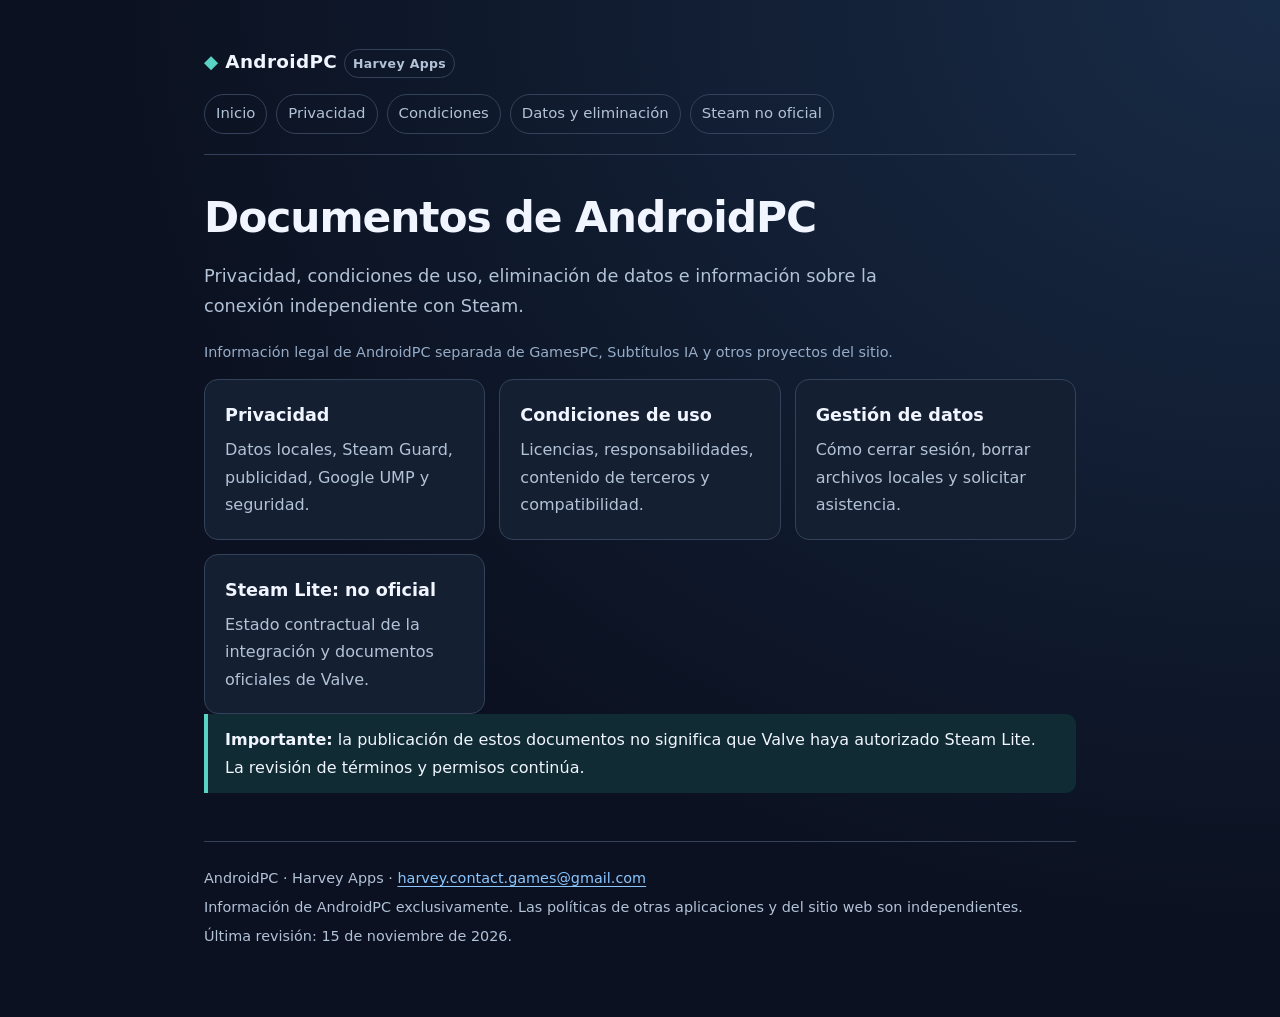
<file: androidpc/index.html>
<!doctype html>
<html lang="es">
<head>
<meta charset="utf-8"><meta name="viewport" content="width=device-width, initial-scale=1">
<meta name="robots" content="index,follow">
<meta name="description" content="Privacidad, condiciones de uso, eliminación de datos e información sobre la conexión independiente con Steam.">
<title>Documentos de AndroidPC | AndroidPC · Harvey Apps</title>
<link rel="stylesheet" href="legal.css">
</head>
<body>
<div class="wrap">
<header>
<a class="brand" href="/androidpc/index.html"><span class="brand-mark">◆</span> AndroidPC <span class="tag">Harvey Apps</span></a>
<nav aria-label="Documentos legales de AndroidPC"><a href="/androidpc/index.html">Inicio</a>
<a href="/priva.html">Privacidad</a>
<a href="/androidpc/terminos.html">Condiciones</a>
<a href="/androidpc/datos.html">Datos y eliminación</a>
<a href="/androidpc/steam.html">Steam no oficial</a></nav>
</header>
<main id="contenido">
<h1>Documentos de AndroidPC</h1>
<p class="lead">Privacidad, condiciones de uso, eliminación de datos e información sobre la conexión independiente con Steam.</p>

<p class="meta">Información legal de AndroidPC separada de GamesPC, Subtítulos IA y otros proyectos del sitio.</p>
<div class="grid">
<a class="linkcard" href="/priva.html"><h2>Privacidad</h2><p>Datos locales, Steam Guard, publicidad, Google UMP y seguridad.</p></a>
<a class="linkcard" href="/androidpc/terminos.html"><h2>Condiciones de uso</h2><p>Licencias, responsabilidades, contenido de terceros y compatibilidad.</p></a>
<a class="linkcard" href="/androidpc/datos.html"><h2>Gestión de datos</h2><p>Cómo cerrar sesión, borrar archivos locales y solicitar asistencia.</p></a>
<a class="linkcard" href="/androidpc/steam.html"><h2>Steam Lite: no oficial</h2><p>Estado contractual de la integración y documentos oficiales de Valve.</p></a>
</div>
<div class="notice"><strong>Importante:</strong> la publicación de estos documentos no significa que Valve haya autorizado Steam Lite. La revisión de términos y permisos continúa.</div>

</main>
<footer>
<p>AndroidPC · Harvey Apps · <a href="mailto:harvey.contact.games@gmail.com">harvey.contact.games@gmail.com</a></p>
<p>Información de AndroidPC exclusivamente. Las políticas de otras aplicaciones y del sitio web son independientes.</p>
<p>Última revisión: 15 de noviembre de 2026.</p>
</footer>
</div>
</body></html>
</file>
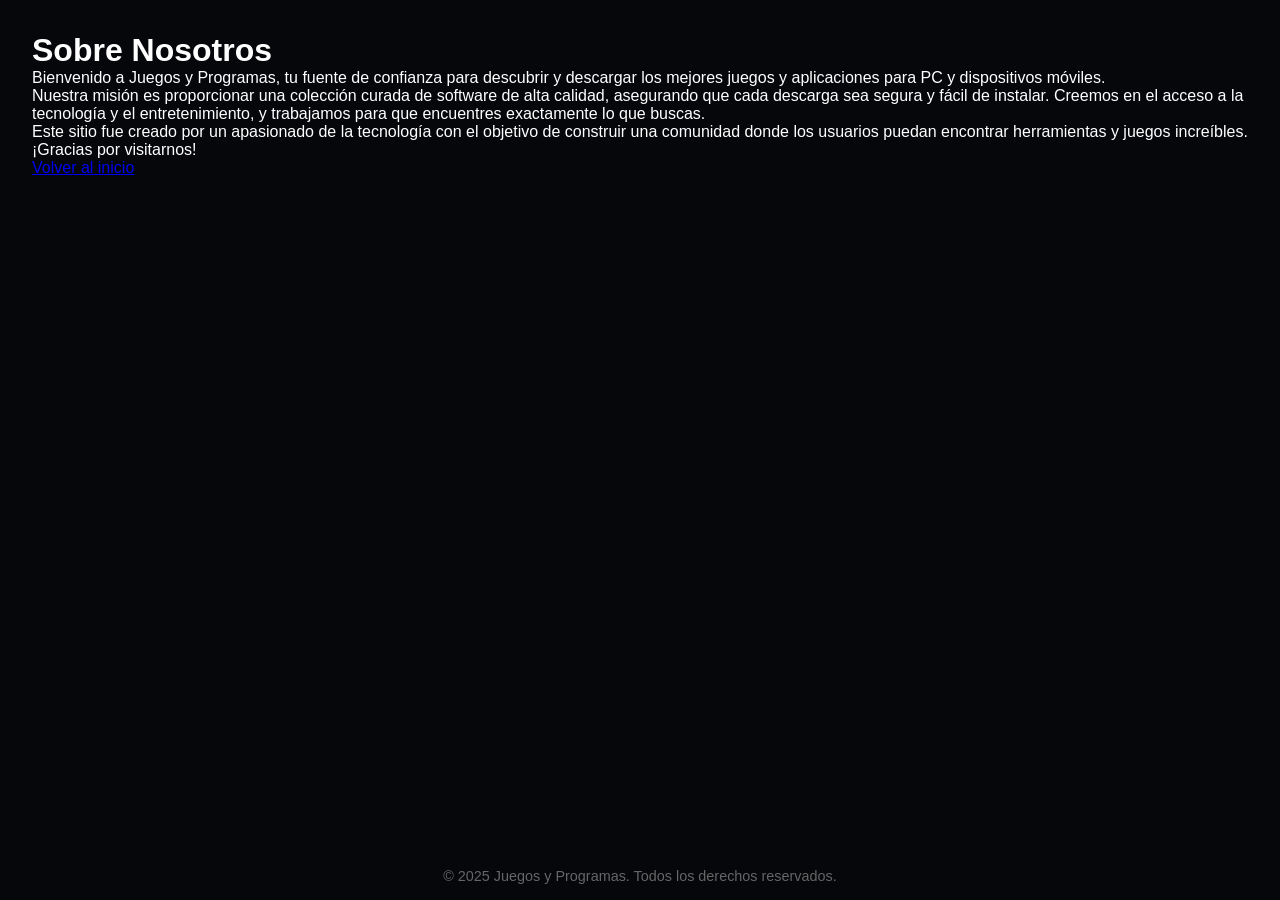
<file: about.html>
<!DOCTYPE html>
<html lang="es">
<head>
    <meta charset="UTF-8">
    <meta name="viewport" content="width=device-width, initial-scale=1.0">
    <title>Sobre Nosotros - Juegos y Programas</title>
    <link rel="stylesheet" href="style.css">
    <script async src="https://pagead2.googlesyndication.com/pagead/js/adsbygoogle.js?client=ca-pub-7408875684074602"
     crossorigin="anonymous"></script>
     <meta name="google-adsense-account" content="ca-pub-7408875684074602">
</head>
<body>
    <div class="page-container" style="padding: 2rem;">
        <header>
            <h1>Sobre Nosotros</h1>
        </header>
        <main>
            <p>Bienvenido a Juegos y Programas, tu fuente de confianza para descubrir y descargar los mejores juegos y aplicaciones para PC y dispositivos móviles.</p>
            <p>Nuestra misión es proporcionar una colección curada de software de alta calidad, asegurando que cada descarga sea segura y fácil de instalar. Creemos en el acceso a la tecnología y el entretenimiento, y trabajamos para que encuentres exactamente lo que buscas.</p>
            <p>Este sitio fue creado por un apasionado de la tecnología con el objetivo de construir una comunidad donde los usuarios puedan encontrar herramientas y juegos increíbles. ¡Gracias por visitarnos!</p>
            <a href="index.html">Volver al inicio</a>
        </main>
        <footer class="site-footer" style="position: absolute; bottom: 0; width: 95%;">
             <div class="footer-bottom">
                <p>&copy; 2025 Juegos y Programas. Todos los derechos reservados.</p>
            </div>
        </footer>
    </div>
</body>
</html>
</file>
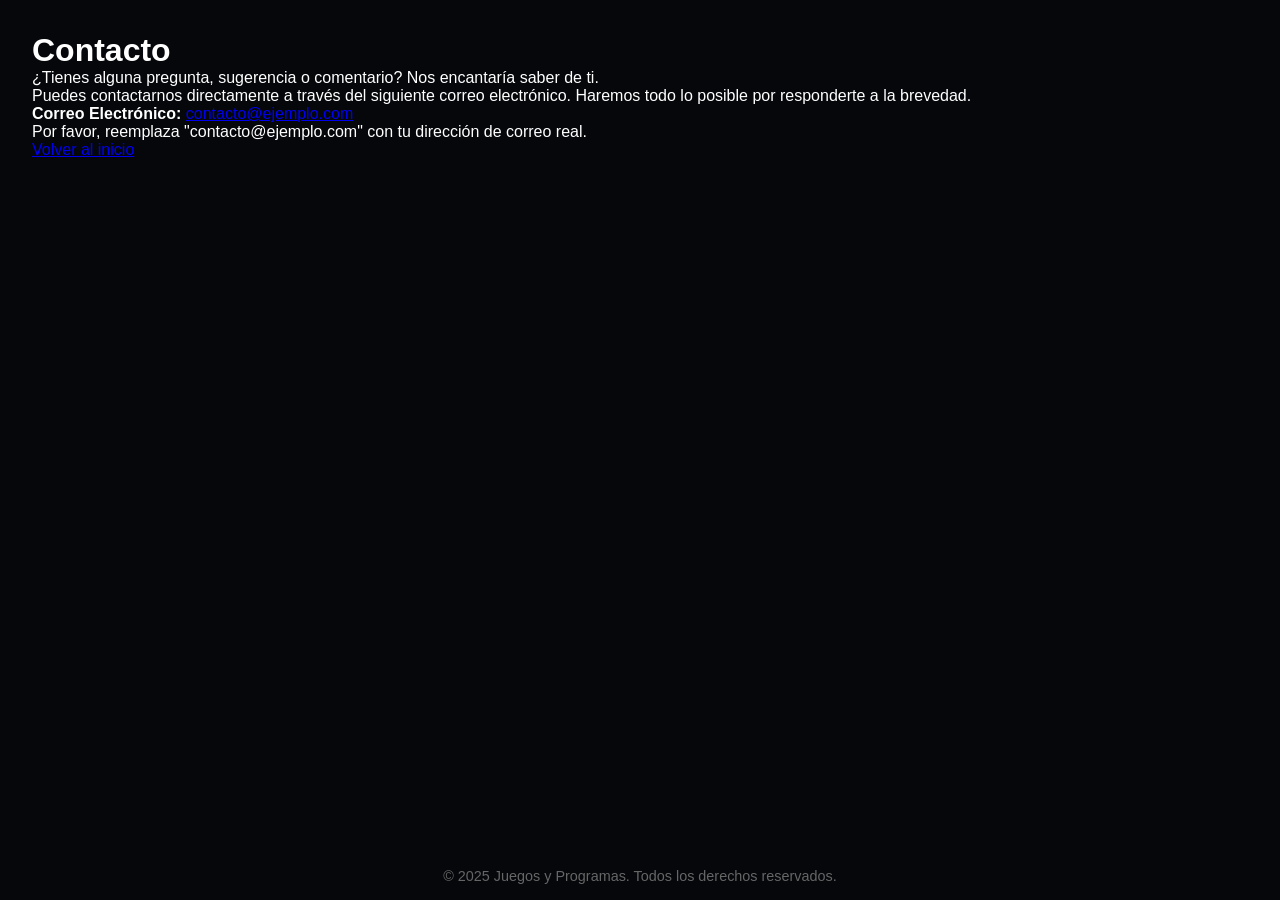
<file: contact.html>
<!DOCTYPE html>
<html lang="es">
<head>
    <meta charset="UTF-8">
    <meta name="viewport" content="width=device-width, initial-scale=1.0">
    <title>Contacto - Juegos y Programas</title>
    <link rel="stylesheet" href="style.css">
    <script async src="https://pagead2.googlesyndication.com/pagead/js/adsbygoogle.js?client=ca-pub-7408875684074602"
     crossorigin="anonymous"></script>
     <meta name="google-adsense-account" content="ca-pub-7408875684074602">
</head>
<body>
    <div class="page-container" style="padding: 2rem;">
        <header>
            <h1>Contacto</h1>
        </header>
        <main>
            <p>¿Tienes alguna pregunta, sugerencia o comentario? Nos encantaría saber de ti.</p>
            <p>Puedes contactarnos directamente a través del siguiente correo electrónico. Haremos todo lo posible por responderte a la brevedad.</p>
            <p><strong>Correo Electrónico:</strong> <a href="harvey.contect.games@ejemplo.com">contacto@ejemplo.com</a></p>
            <p>Por favor, reemplaza "contacto@ejemplo.com" con tu dirección de correo real.</p>
            <a href="index.html">Volver al inicio</a>
        </main>
        <footer class="site-footer" style="position: absolute; bottom: 0; width: 95%;">
             <div class="footer-bottom">
                <p>&copy; 2025 Juegos y Programas. Todos los derechos reservados.</p>
            </div>
        </footer>
    </div>
</body>
</html>
</file>
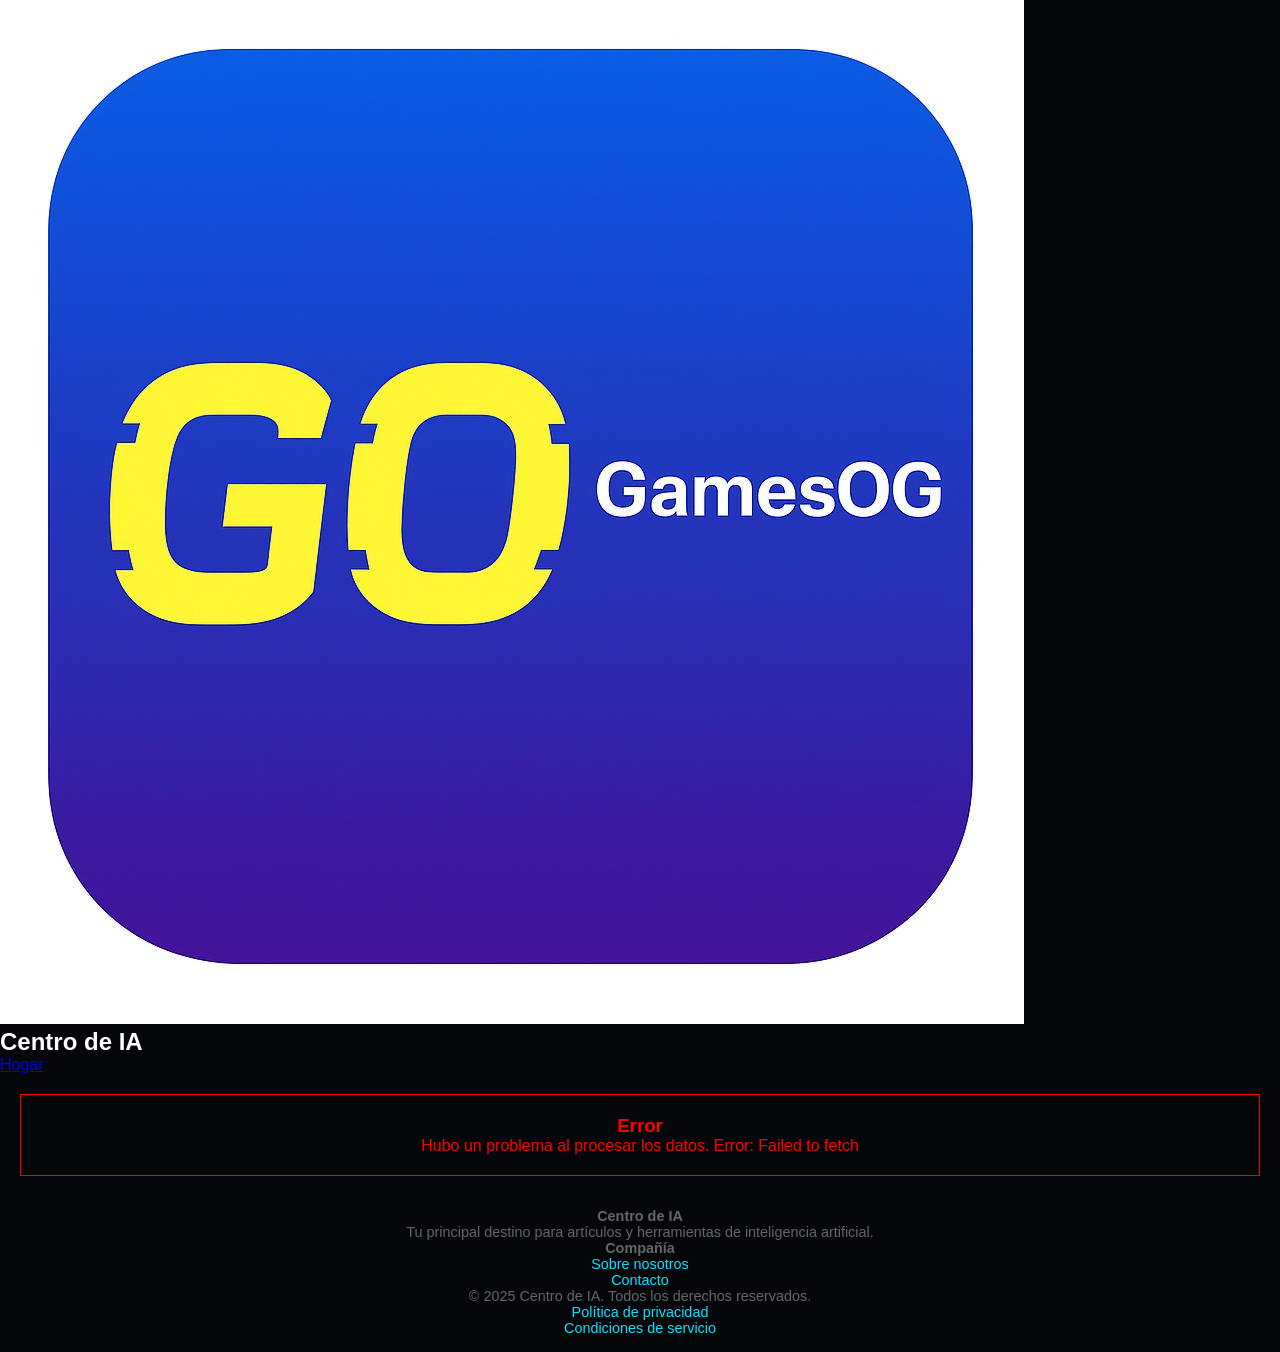
<file: games.html>
<!DOCTYPE html>
<html lang="es">
<head>
    <meta charset="UTF-8">
    <meta name="viewport" content="width=device-width, initial-scale=1.0">
    <title>Contenido Exclusivo - Centro de IA</title>
    <link rel="icon" href="favicon.png" type="image/png">
    <link rel="stylesheet" href="style.css">
    <link rel="stylesheet" href="https://cdnjs.cloudflare.com/ajax/libs/font-awesome/6.4.0/css/all.min.css">
    <style>
        .hidden { display: none; }
    </style>

    <script type='text/javascript' src='//pl27247409.profitableratecpm.com/a8/d8/a4/a8d8a4f19762d95ee8420f9d8cb80119.js'></script>
</head>
<body>

    <div class="page-container">
        <header>
            <nav>
                <div class="nav-brand">
                    <img src="favicon.png" alt="Centro de IA Logo" class="nav-logo">
                    <h1>Centro de IA</h1>
                </div>
                <ul class="nav-links">
                    <li><a href="index.html">Hogar</a></li>
                </ul>
                <div class="nav-actions">
                    <!-- El perfil de usuario se insertará aquí dinámicamente -->
                </div>
            </nav>
        </header>

        <main>
            <div id="loading" style="text-align: center; padding: 50px; font-size: 1.2em;">Cargando contenido...</div>
            
            <div id="error-message" class="hidden" style="color: red; text-align: center; padding: 20px; border: 1px solid red; margin: 20px;">
                <h3>Error</h3>
                <p id="error-text"></p>
            </div>

            <section class="latest-articles-section hidden">
                <div class="section-header"><h2>Juegos Populares</h2></div>
                <div class="articles-grid" id="juegos-grid"></div>
            </section>

            <section class="latest-articles-section hidden">
                <div class="section-header"><h2>Emuladores</h2></div>
                <div class="articles-grid" id="emuladores-grid"></div>
            </section>

            <section class="latest-articles-section hidden">
                <div class="section-header"><h2>Celulares</h2></div>
                <div class="articles-grid" id="celulares-grid"></div>
            </section>

            <section class="latest-articles-section hidden">
                <div class="section-header"><h2>Programas</h2></div>
                <div class="articles-grid" id="programas-grid"></div>
            </section>

            <section class="latest-articles-section hidden">
                <div class="section-header"><h2>GanaPlus</h2></div>
                <div class="articles-grid" id="ganaplus-grid"></div>
            </section>
        </main>

        <footer class="site-footer">
            <div class="footer-content">
                 <div class="footer-column">
                    <h4>Centro de IA</h4>
                    <p>Tu principal destino para artículos y herramientas de inteligencia artificial.</p>
                </div>
                <div class="footer-column">
                    <h4>Compañía</h4>
                    <ul>
                        <li><a href="about.html">Sobre nosotros</a></li>
                        <li><a href="mailto:contacto@juegospc.pro">Contacto</a></li>
                    </ul>
                </div>
            </div>
            <div class="footer-bottom">
                <p>&copy; 2025 Centro de IA. Todos los derechos reservados.</p>
                <ul>
                    <li><a href="privacy.html">Política de privacidad</a></li>
                    <li><a href="terms.html">Condiciones de servicio</a></li>
                </ul>
            </div>
        </footer>
    </div>
    <script src="games.js"></script>
</body>

</html>
</file>
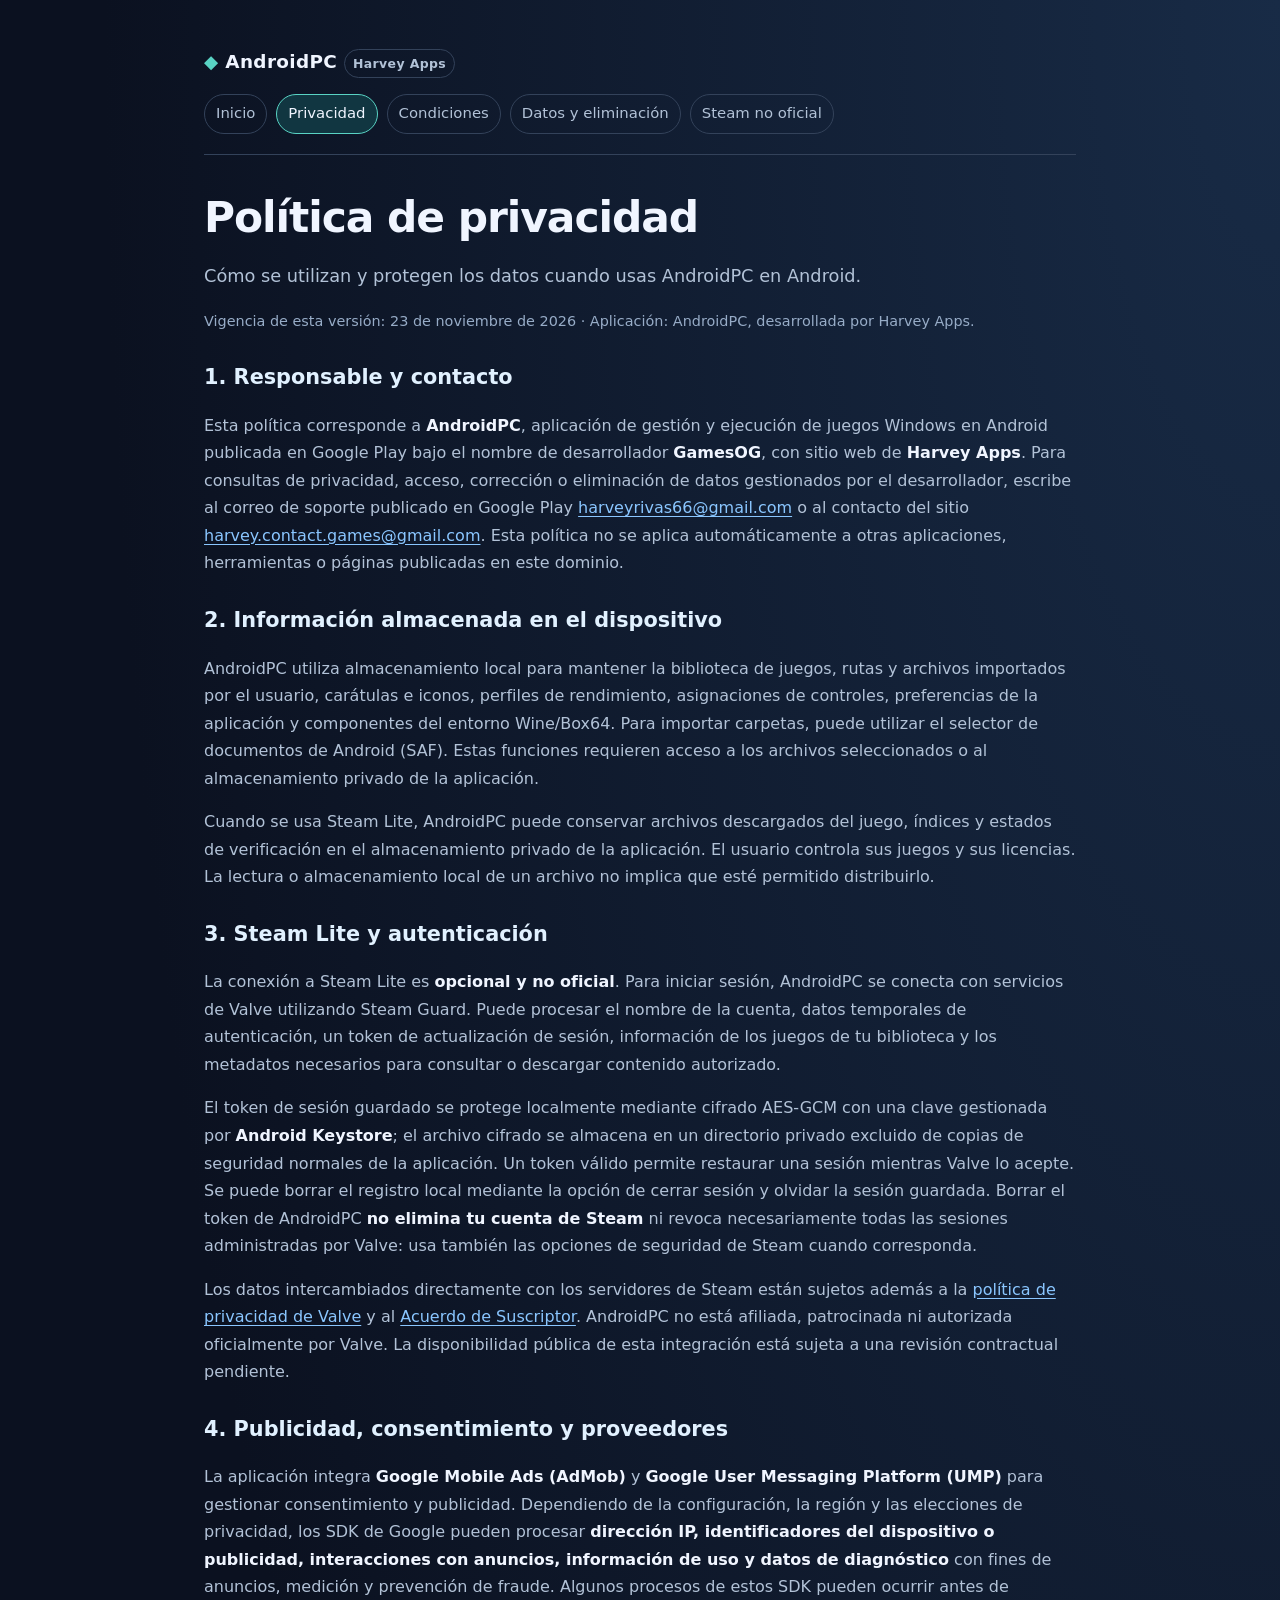
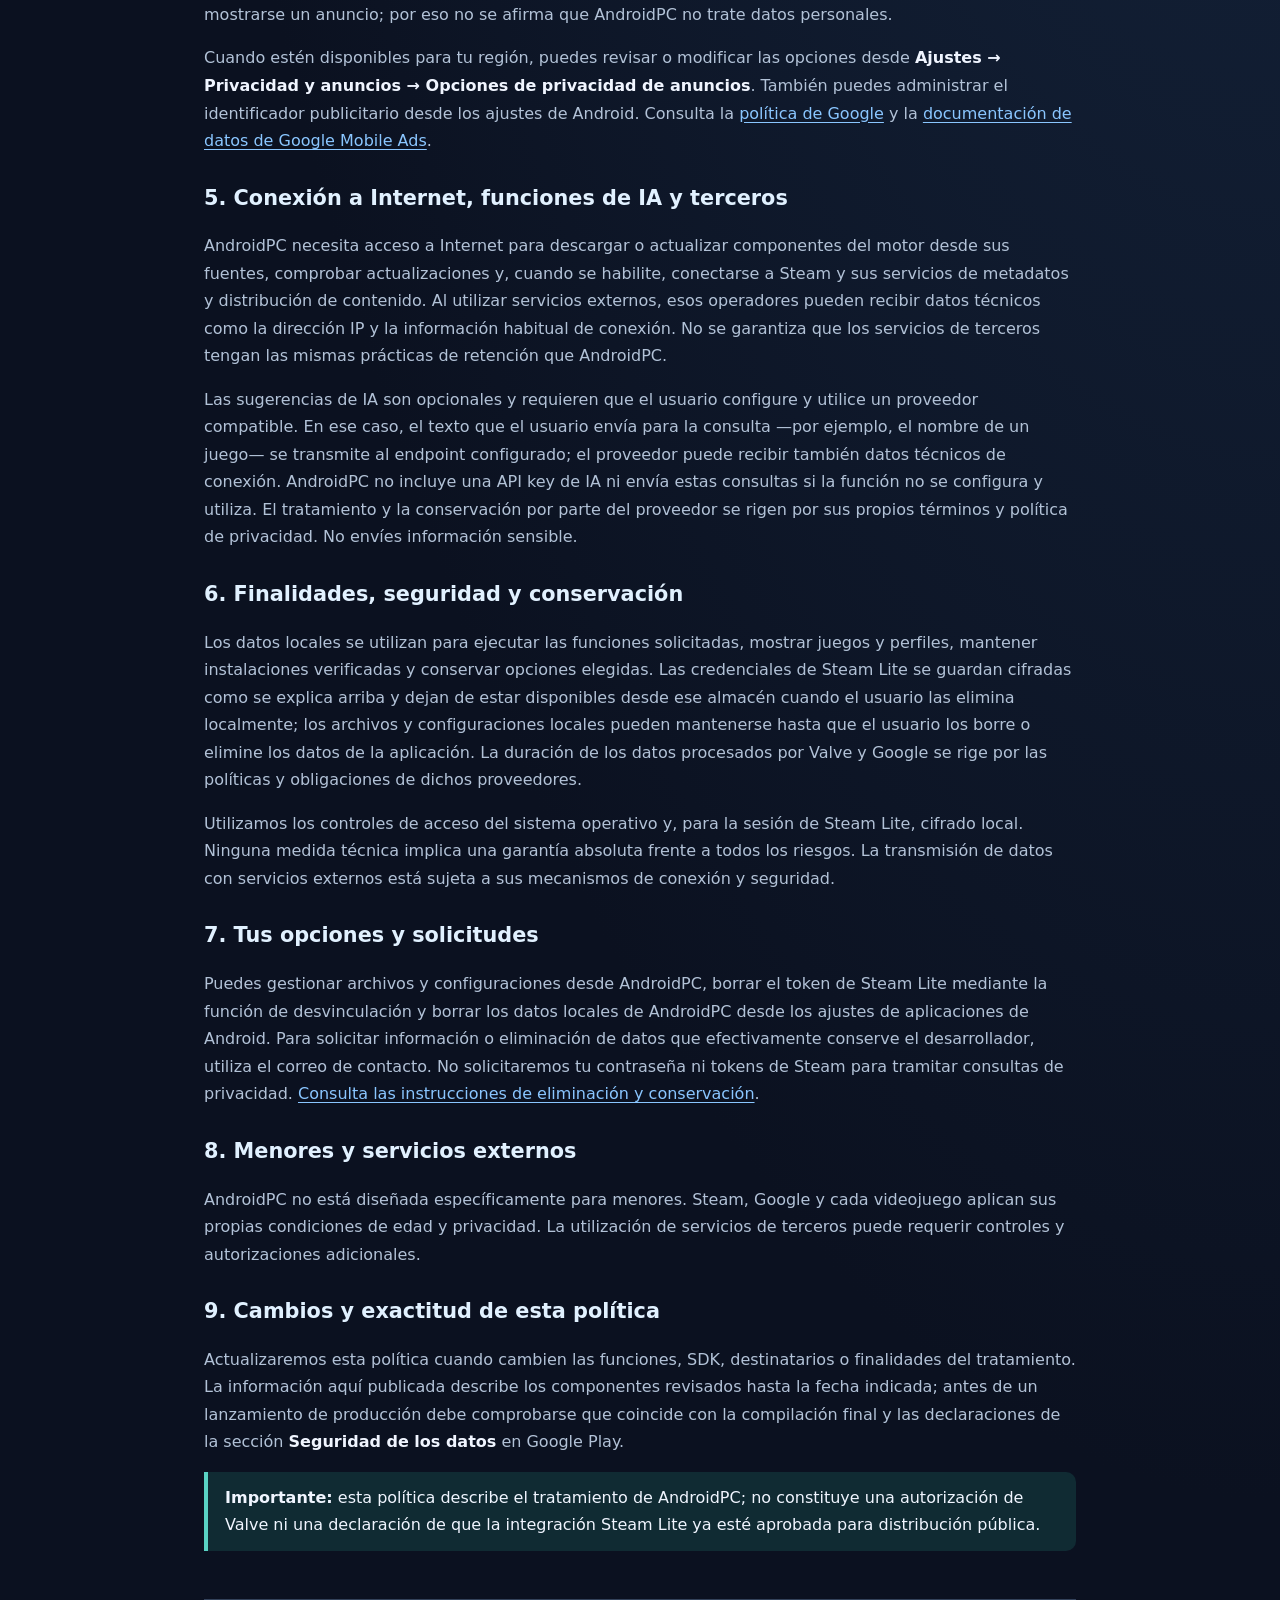
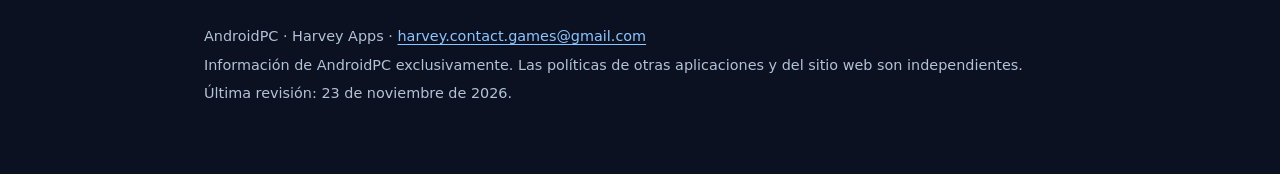
<file: priva.html>
<!doctype html>
<html lang="es">
<head>
<meta charset="utf-8"><meta name="viewport" content="width=device-width, initial-scale=1">
<meta name="robots" content="index,follow">
<meta name="description" content="Cómo se utilizan y protegen los datos cuando usas AndroidPC en Android.">
<title>Política de privacidad | AndroidPC · Harvey Apps</title>
<link rel="stylesheet" href="androidpc/legal.css">
</head>
<body>
<div class="wrap">
<header>
<a class="brand" href="/androidpc/index.html"><span class="brand-mark">◆</span> AndroidPC <span class="tag">Harvey Apps</span></a>
<nav aria-label="Documentos legales de AndroidPC"><a href="/androidpc/index.html">Inicio</a>
<a href="/priva.html" aria-current="page">Privacidad</a>
<a href="/androidpc/terminos.html">Condiciones</a>
<a href="/androidpc/datos.html">Datos y eliminación</a>
<a href="/androidpc/steam.html">Steam no oficial</a></nav>
</header>
<main id="contenido">
<h1>Política de privacidad</h1>
<p class="lead">Cómo se utilizan y protegen los datos cuando usas AndroidPC en Android.</p>

<p class="meta">Vigencia de esta versión: 23 de noviembre de 2026 · Aplicación: AndroidPC, desarrollada por Harvey Apps.</p>
<section><h2>1. Responsable y contacto</h2>
<p>Esta política corresponde a <strong>AndroidPC</strong>, aplicación de gestión y ejecución de juegos Windows en Android publicada en Google Play bajo el nombre de desarrollador <strong>GamesOG</strong>, con sitio web de <strong>Harvey Apps</strong>. Para consultas de privacidad, acceso, corrección o eliminación de datos gestionados por el desarrollador, escribe al correo de soporte publicado en Google Play <a href="mailto:harveyrivas66@gmail.com">harveyrivas66@gmail.com</a> o al contacto del sitio <a href="mailto:harvey.contact.games@gmail.com">harvey.contact.games@gmail.com</a>. Esta política no se aplica automáticamente a otras aplicaciones, herramientas o páginas publicadas en este dominio.</p></section>
<section><h2>2. Información almacenada en el dispositivo</h2>
<p>AndroidPC utiliza almacenamiento local para mantener la biblioteca de juegos, rutas y archivos importados por el usuario, carátulas e iconos, perfiles de rendimiento, asignaciones de controles, preferencias de la aplicación y componentes del entorno Wine/Box64. Para importar carpetas, puede utilizar el selector de documentos de Android (SAF). Estas funciones requieren acceso a los archivos seleccionados o al almacenamiento privado de la aplicación.</p>
<p>Cuando se usa Steam Lite, AndroidPC puede conservar archivos descargados del juego, índices y estados de verificación en el almacenamiento privado de la aplicación. El usuario controla sus juegos y sus licencias. La lectura o almacenamiento local de un archivo no implica que esté permitido distribuirlo.</p></section>
<section><h2>3. Steam Lite y autenticación</h2>
<p>La conexión a Steam Lite es <strong>opcional y no oficial</strong>. Para iniciar sesión, AndroidPC se conecta con servicios de Valve utilizando Steam Guard. Puede procesar el nombre de la cuenta, datos temporales de autenticación, un token de actualización de sesión, información de los juegos de tu biblioteca y los metadatos necesarios para consultar o descargar contenido autorizado.</p>
<p>El token de sesión guardado se protege localmente mediante cifrado AES-GCM con una clave gestionada por <strong>Android Keystore</strong>; el archivo cifrado se almacena en un directorio privado excluido de copias de seguridad normales de la aplicación. Un token válido permite restaurar una sesión mientras Valve lo acepte. Se puede borrar el registro local mediante la opción de cerrar sesión y olvidar la sesión guardada. Borrar el token de AndroidPC <strong>no elimina tu cuenta de Steam</strong> ni revoca necesariamente todas las sesiones administradas por Valve: usa también las opciones de seguridad de Steam cuando corresponda.</p>
<p>Los datos intercambiados directamente con los servidores de Steam están sujetos además a la <a href="https://store.steampowered.com/privacy_agreement/" rel="noopener noreferrer">política de privacidad de Valve</a> y al <a href="https://store.steampowered.com/subscriber_agreement/" rel="noopener noreferrer">Acuerdo de Suscriptor</a>. AndroidPC no está afiliada, patrocinada ni autorizada oficialmente por Valve. La disponibilidad pública de esta integración está sujeta a una revisión contractual pendiente.</p></section>
<section><h2>4. Publicidad, consentimiento y proveedores</h2>
<p>La aplicación integra <strong>Google Mobile Ads (AdMob)</strong> y <strong>Google User Messaging Platform (UMP)</strong> para gestionar consentimiento y publicidad. Dependiendo de la configuración, la región y las elecciones de privacidad, los SDK de Google pueden procesar <strong>dirección IP, identificadores del dispositivo o publicidad, interacciones con anuncios, información de uso y datos de diagnóstico</strong> con fines de anuncios, medición y prevención de fraude. Algunos procesos de estos SDK pueden ocurrir antes de mostrarse un anuncio; por eso no se afirma que AndroidPC no trate datos personales.</p>
<p>Cuando estén disponibles para tu región, puedes revisar o modificar las opciones desde <strong>Ajustes → Privacidad y anuncios → Opciones de privacidad de anuncios</strong>. También puedes administrar el identificador publicitario desde los ajustes de Android. Consulta la <a href="https://policies.google.com/privacy" rel="noopener noreferrer">política de Google</a> y la <a href="https://developers.google.com/admob/android/privacy/play-data-disclosure" rel="noopener noreferrer">documentación de datos de Google Mobile Ads</a>.</p></section>
<section><h2>5. Conexión a Internet, funciones de IA y terceros</h2>
<p>AndroidPC necesita acceso a Internet para descargar o actualizar componentes del motor desde sus fuentes, comprobar actualizaciones y, cuando se habilite, conectarse a Steam y sus servicios de metadatos y distribución de contenido. Al utilizar servicios externos, esos operadores pueden recibir datos técnicos como la dirección IP y la información habitual de conexión. No se garantiza que los servicios de terceros tengan las mismas prácticas de retención que AndroidPC.</p>
<p>Las sugerencias de IA son opcionales y requieren que el usuario configure y utilice un proveedor compatible. En ese caso, el texto que el usuario envía para la consulta —por ejemplo, el nombre de un juego— se transmite al endpoint configurado; el proveedor puede recibir también datos técnicos de conexión. AndroidPC no incluye una API key de IA ni envía estas consultas si la función no se configura y utiliza. El tratamiento y la conservación por parte del proveedor se rigen por sus propios términos y política de privacidad. No envíes información sensible.</p></section>
<section><h2>6. Finalidades, seguridad y conservación</h2>
<p>Los datos locales se utilizan para ejecutar las funciones solicitadas, mostrar juegos y perfiles, mantener instalaciones verificadas y conservar opciones elegidas. Las credenciales de Steam Lite se guardan cifradas como se explica arriba y dejan de estar disponibles desde ese almacén cuando el usuario las elimina localmente; los archivos y configuraciones locales pueden mantenerse hasta que el usuario los borre o elimine los datos de la aplicación. La duración de los datos procesados por Valve y Google se rige por las políticas y obligaciones de dichos proveedores.</p>
<p>Utilizamos los controles de acceso del sistema operativo y, para la sesión de Steam Lite, cifrado local. Ninguna medida técnica implica una garantía absoluta frente a todos los riesgos. La transmisión de datos con servicios externos está sujeta a sus mecanismos de conexión y seguridad.</p></section>
<section><h2>7. Tus opciones y solicitudes</h2>
<p>Puedes gestionar archivos y configuraciones desde AndroidPC, borrar el token de Steam Lite mediante la función de desvinculación y borrar los datos locales de AndroidPC desde los ajustes de aplicaciones de Android. Para solicitar información o eliminación de datos que efectivamente conserve el desarrollador, utiliza el correo de contacto. No solicitaremos tu contraseña ni tokens de Steam para tramitar consultas de privacidad. <a href="/androidpc/datos.html">Consulta las instrucciones de eliminación y conservación</a>.</p></section>
<section><h2>8. Menores y servicios externos</h2>
<p>AndroidPC no está diseñada específicamente para menores. Steam, Google y cada videojuego aplican sus propias condiciones de edad y privacidad. La utilización de servicios de terceros puede requerir controles y autorizaciones adicionales.</p></section>
<section><h2>9. Cambios y exactitud de esta política</h2>
<p>Actualizaremos esta política cuando cambien las funciones, SDK, destinatarios o finalidades del tratamiento. La información aquí publicada describe los componentes revisados hasta la fecha indicada; antes de un lanzamiento de producción debe comprobarse que coincide con la compilación final y las declaraciones de la sección <strong>Seguridad de los datos</strong> en Google Play.</p></section>
<div class="notice"><strong>Importante:</strong> esta política describe el tratamiento de AndroidPC; no constituye una autorización de Valve ni una declaración de que la integración Steam Lite ya esté aprobada para distribución pública.</div>

</main>
<footer>
<p>AndroidPC · Harvey Apps · <a href="mailto:harvey.contact.games@gmail.com">harvey.contact.games@gmail.com</a></p>
<p>Información de AndroidPC exclusivamente. Las políticas de otras aplicaciones y del sitio web son independientes.</p>
<p>Última revisión: 23 de noviembre de 2026.</p>
</footer>
</div>
</body></html>
</file>
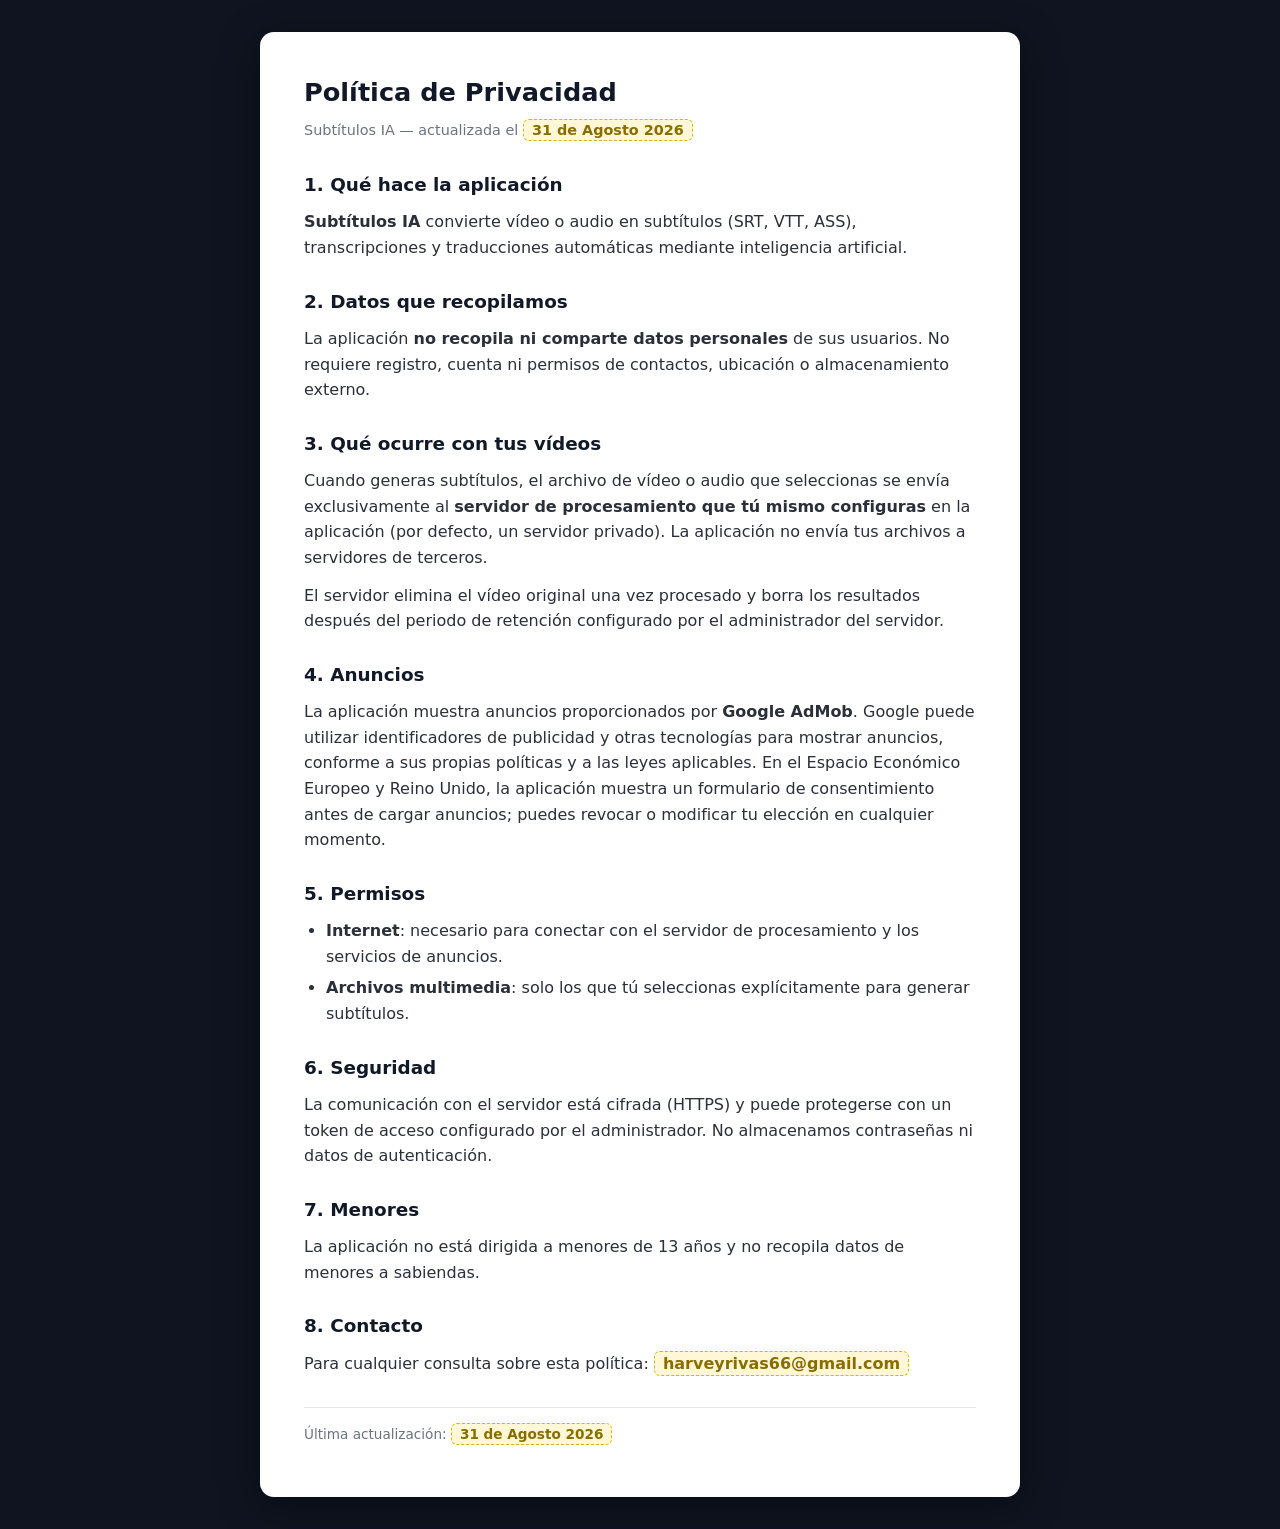
<file: privacidad.html>
<!DOCTYPE html>
<html lang="es">
<head>
<meta charset="UTF-8">
<meta name="viewport" content="width=device-width, initial-scale=1.0">
<title>Política de Privacidad — Subtítulos IA</title>
<style>
  :root {
    --bg: #0f1420;
    --card: #ffffff;
    --text: #e8ecf5;
    --text-dark: #2a2f3a;
    --muted: #6b7280;
    --accent: #4f8cff;
    --border: #e5e7eb;
  }
  * { box-sizing: border-box; margin: 0; padding: 0; }
  body {
    font-family: "Segoe UI", system-ui, -apple-system, sans-serif;
    background: var(--bg);
    color: var(--text);
    line-height: 1.6;
    padding: 32px 16px;
  }
  .container {
    max-width: 760px;
    margin: 0 auto;
    background: var(--card);
    color: var(--text-dark);
    border-radius: 14px;
    padding: 40px 44px;
    box-shadow: 0 10px 40px rgba(0,0,0,0.4);
  }
  h1 { font-size: 1.6rem; margin-bottom: 6px; color: #111827; }
  .subtitle { color: var(--muted); font-size: 0.9rem; margin-bottom: 28px; }
  h2 { font-size: 1.15rem; margin: 26px 0 10px; color: #111827; }
  p { margin-bottom: 12px; }
  ul { margin: 0 0 12px 22px; }
  li { margin-bottom: 6px; }
  .placeholder {
    background: #fff7d6;
    border: 1px dashed #d9b700;
    border-radius: 6px;
    padding: 2px 8px;
    font-weight: 600;
    color: #8a6d00;
  }
  .updated { margin-top: 30px; padding-top: 16px; border-top: 1px solid var(--border); color: var(--muted); font-size: 0.85rem; }
  .note {
    background: #eef4ff;
    border-left: 4px solid var(--accent);
    border-radius: 6px;
    padding: 12px 16px;
    font-size: 0.88rem;
    margin-bottom: 20px;
    color: #1f3a7a;
  }
</style>
</head>
<body>
<div class="container">
  <h1>Política de Privacidad</h1>
  <p class="subtitle">Subtítulos IA — actualizada el <span class="placeholder">31 de Agosto 2026</span></p>

  <h2>1. Qué hace la aplicación</h2>
  <p>
    <strong>Subtítulos IA</strong> convierte vídeo o audio en subtítulos (SRT, VTT, ASS),
    transcripciones y traducciones automáticas mediante inteligencia artificial.
  </p>

  <h2>2. Datos que recopilamos</h2>
  <p>
    La aplicación <strong>no recopila ni comparte datos personales</strong> de sus usuarios.
    No requiere registro, cuenta ni permisos de contactos, ubicación o almacenamiento externo.
  </p>

  <h2>3. Qué ocurre con tus vídeos</h2>
  <p>
    Cuando generas subtítulos, el archivo de vídeo o audio que seleccionas se envía exclusivamente
    al <strong>servidor de procesamiento que tú mismo configuras</strong> en la aplicación
    (por defecto, un servidor privado). La aplicación no envía tus archivos a servidores de terceros.
  </p>
  <p>
    El servidor elimina el vídeo original una vez procesado y borra los resultados después del
    periodo de retención configurado por el administrador del servidor.
  </p>

  <h2>4. Anuncios</h2>
  <p>
    La aplicación muestra anuncios proporcionados por <strong>Google AdMob</strong>. Google puede
    utilizar identificadores de publicidad y otras tecnologías para mostrar anuncios, conforme a sus
    propias políticas y a las leyes aplicables. En el Espacio Económico Europeo y Reino Unido, la
    aplicación muestra un formulario de consentimiento antes de cargar anuncios; puedes revocar o
    modificar tu elección en cualquier momento.
  </p>

  <h2>5. Permisos</h2>
  <ul>
    <li><strong>Internet</strong>: necesario para conectar con el servidor de procesamiento y los servicios de anuncios.</li>
    <li><strong>Archivos multimedia</strong>: solo los que tú seleccionas explícitamente para generar subtítulos.</li>
  </ul>

  <h2>6. Seguridad</h2>
  <p>
    La comunicación con el servidor está cifrada (HTTPS) y puede protegerse con un token de acceso
    configurado por el administrador. No almacenamos contraseñas ni datos de autenticación.
  </p>

  <h2>7. Menores</h2>
  <p>
    La aplicación no está dirigida a menores de 13 años y no recopila datos de menores a sabiendas.
  </p>

  <h2>8. Contacto</h2>
  <p>
    Para cualquier consulta sobre esta política: <span class="placeholder">harveyrivas66@gmail.com</span>
  </p>

  <p class="updated">Última actualización: <span class="placeholder">31 de Agosto 2026</span></p>
</div>
</body>
</html>
</file>
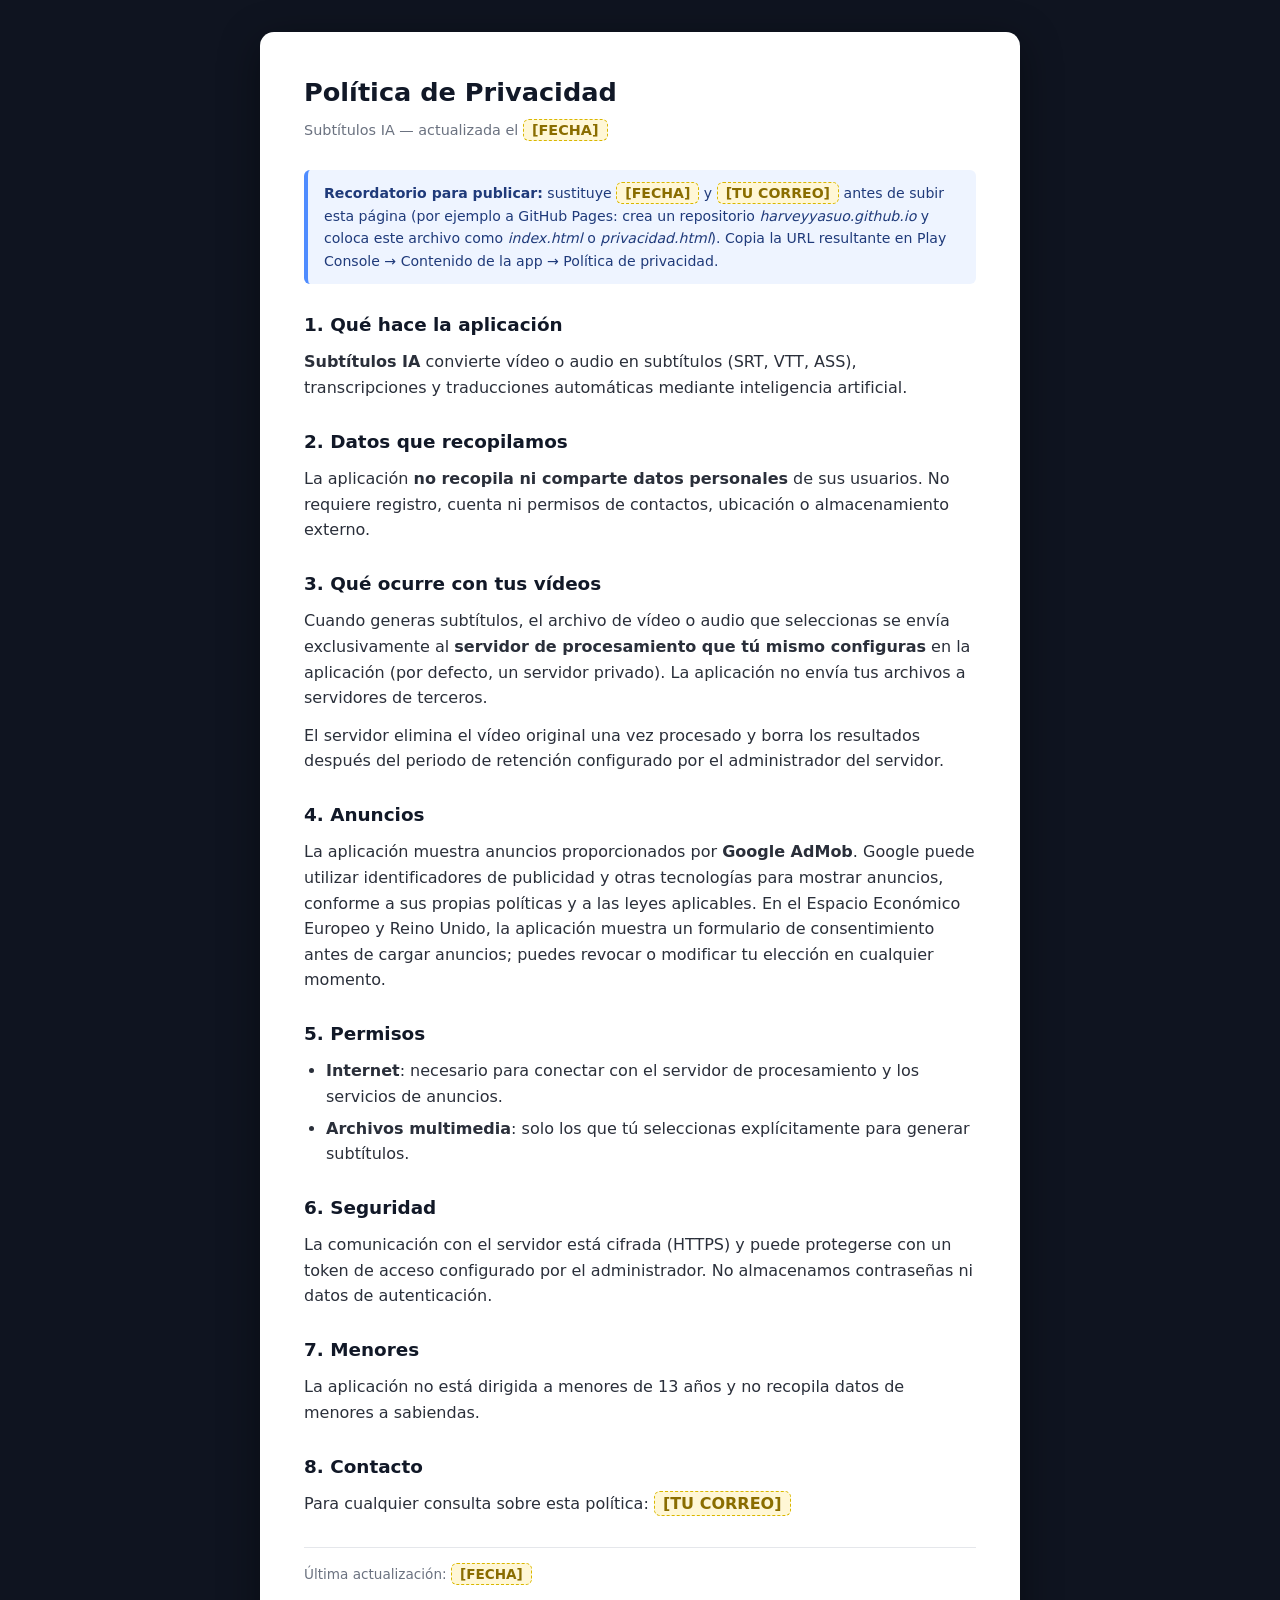
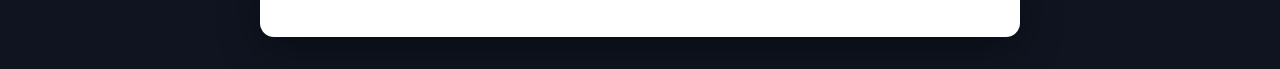
<file: PRIVACIDAD.html>
<!DOCTYPE html>
<html lang="es">
<head>
<meta charset="UTF-8">
<meta name="viewport" content="width=device-width, initial-scale=1.0">
<title>Política de Privacidad — Subtítulos IA</title>
<style>
  :root {
    --bg: #0f1420;
    --card: #ffffff;
    --text: #e8ecf5;
    --text-dark: #2a2f3a;
    --muted: #6b7280;
    --accent: #4f8cff;
    --border: #e5e7eb;
  }
  * { box-sizing: border-box; margin: 0; padding: 0; }
  body {
    font-family: "Segoe UI", system-ui, -apple-system, sans-serif;
    background: var(--bg);
    color: var(--text);
    line-height: 1.6;
    padding: 32px 16px;
  }
  .container {
    max-width: 760px;
    margin: 0 auto;
    background: var(--card);
    color: var(--text-dark);
    border-radius: 14px;
    padding: 40px 44px;
    box-shadow: 0 10px 40px rgba(0,0,0,0.4);
  }
  h1 { font-size: 1.6rem; margin-bottom: 6px; color: #111827; }
  .subtitle { color: var(--muted); font-size: 0.9rem; margin-bottom: 28px; }
  h2 { font-size: 1.15rem; margin: 26px 0 10px; color: #111827; }
  p { margin-bottom: 12px; }
  ul { margin: 0 0 12px 22px; }
  li { margin-bottom: 6px; }
  .placeholder {
    background: #fff7d6;
    border: 1px dashed #d9b700;
    border-radius: 6px;
    padding: 2px 8px;
    font-weight: 600;
    color: #8a6d00;
  }
  .updated { margin-top: 30px; padding-top: 16px; border-top: 1px solid var(--border); color: var(--muted); font-size: 0.85rem; }
  .note {
    background: #eef4ff;
    border-left: 4px solid var(--accent);
    border-radius: 6px;
    padding: 12px 16px;
    font-size: 0.88rem;
    margin-bottom: 20px;
    color: #1f3a7a;
  }
</style>
</head>
<body>
<div class="container">
  <h1>Política de Privacidad</h1>
  <p class="subtitle">Subtítulos IA — actualizada el <span class="placeholder">[FECHA]</span></p>

  <div class="note">
    <strong>Recordatorio para publicar:</strong> sustituye <span class="placeholder">[FECHA]</span> y
    <span class="placeholder">[TU CORREO]</span> antes de subir esta página (por ejemplo a GitHub Pages:
    crea un repositorio <em>harveyyasuo.github.io</em> y coloca este archivo como <em>index.html</em> o
    <em>privacidad.html</em>). Copia la URL resultante en Play Console → Contenido de la app → Política de privacidad.
  </div>

  <h2>1. Qué hace la aplicación</h2>
  <p>
    <strong>Subtítulos IA</strong> convierte vídeo o audio en subtítulos (SRT, VTT, ASS),
    transcripciones y traducciones automáticas mediante inteligencia artificial.
  </p>

  <h2>2. Datos que recopilamos</h2>
  <p>
    La aplicación <strong>no recopila ni comparte datos personales</strong> de sus usuarios.
    No requiere registro, cuenta ni permisos de contactos, ubicación o almacenamiento externo.
  </p>

  <h2>3. Qué ocurre con tus vídeos</h2>
  <p>
    Cuando generas subtítulos, el archivo de vídeo o audio que seleccionas se envía exclusivamente
    al <strong>servidor de procesamiento que tú mismo configuras</strong> en la aplicación
    (por defecto, un servidor privado). La aplicación no envía tus archivos a servidores de terceros.
  </p>
  <p>
    El servidor elimina el vídeo original una vez procesado y borra los resultados después del
    periodo de retención configurado por el administrador del servidor.
  </p>

  <h2>4. Anuncios</h2>
  <p>
    La aplicación muestra anuncios proporcionados por <strong>Google AdMob</strong>. Google puede
    utilizar identificadores de publicidad y otras tecnologías para mostrar anuncios, conforme a sus
    propias políticas y a las leyes aplicables. En el Espacio Económico Europeo y Reino Unido, la
    aplicación muestra un formulario de consentimiento antes de cargar anuncios; puedes revocar o
    modificar tu elección en cualquier momento.
  </p>

  <h2>5. Permisos</h2>
  <ul>
    <li><strong>Internet</strong>: necesario para conectar con el servidor de procesamiento y los servicios de anuncios.</li>
    <li><strong>Archivos multimedia</strong>: solo los que tú seleccionas explícitamente para generar subtítulos.</li>
  </ul>

  <h2>6. Seguridad</h2>
  <p>
    La comunicación con el servidor está cifrada (HTTPS) y puede protegerse con un token de acceso
    configurado por el administrador. No almacenamos contraseñas ni datos de autenticación.
  </p>

  <h2>7. Menores</h2>
  <p>
    La aplicación no está dirigida a menores de 13 años y no recopila datos de menores a sabiendas.
  </p>

  <h2>8. Contacto</h2>
  <p>
    Para cualquier consulta sobre esta política: <span class="placeholder">[TU CORREO]</span>
  </p>

  <p class="updated">Última actualización: <span class="placeholder">[FECHA]</span></p>
</div>
</body>
</html>
</file>
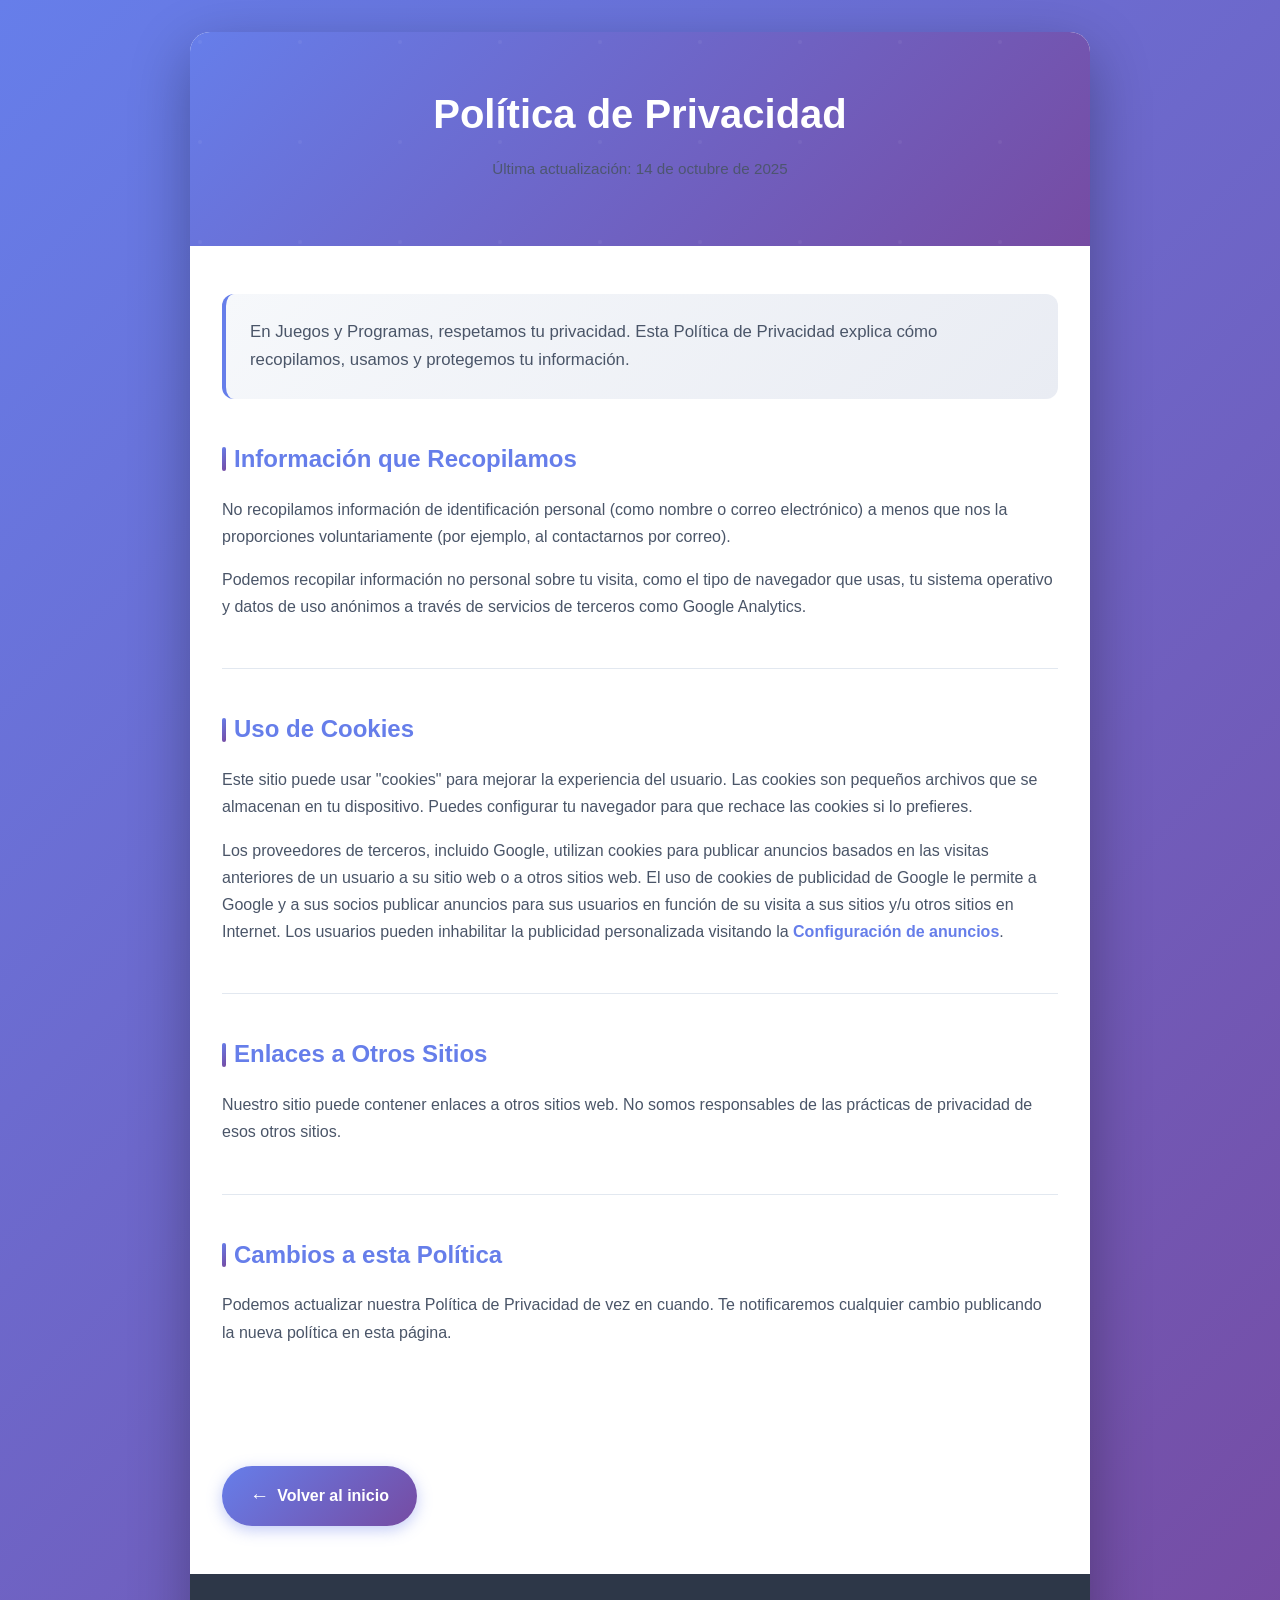
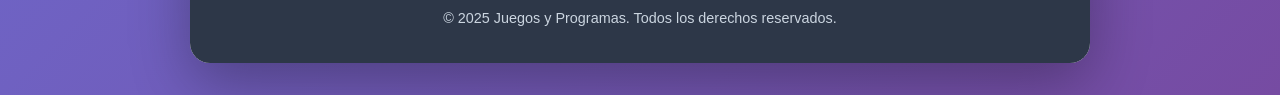
<file: privacy.html>
<!DOCTYPE html>
<html lang="es">
<head>
    <meta charset="UTF-8">
    <meta name="viewport" content="width=device-width, initial-scale=1.0">
    <title>Política de Privacidad - Juegos y Programas</title>
    <script async src="https://pagead2.googlesyndication.com/pagead/js/adsbygoogle.js?client=ca-pub-7408875684074602" crossorigin="anonymous"></script>
    <meta name="google-adsense-account" content="ca-pub-7408875684074602">
    <style>
        * {
            margin: 0;
            padding: 0;
            box-sizing: border-box;
        }

        body {
            font-family: -apple-system, BlinkMacSystemFont, 'Segoe UI', Roboto, Oxygen, Ubuntu, Cantarell, sans-serif;
            line-height: 1.7;
            color: #2d3748;
            background: linear-gradient(135deg, #667eea 0%, #764ba2 100%);
            min-height: 100vh;
            padding: 2rem 1rem;
        }

        .container {
            max-width: 900px;
            margin: 0 auto;
            background: white;
            border-radius: 20px;
            box-shadow: 0 20px 60px rgba(0, 0, 0, 0.3);
            overflow: hidden;
            animation: fadeIn 0.6s ease-out;
        }

        @keyframes fadeIn {
            from {
                opacity: 0;
                transform: translateY(30px);
            }
            to {
                opacity: 1;
                transform: translateY(0);
            }
        }

        header {
            background: linear-gradient(135deg, #667eea 0%, #764ba2 100%);
            color: white;
            padding: 3rem 2rem;
            text-align: center;
            position: relative;
            overflow: hidden;
        }

        header::before {
            content: '';
            position: absolute;
            top: 0;
            left: 0;
            right: 0;
            bottom: 0;
            background: url('data:image/svg+xml,<svg width="100" height="100" xmlns="http://www.w3.org/2000/svg"><circle cx="10" cy="10" r="2" fill="rgba(255,255,255,0.1)"/></svg>');
            opacity: 0.5;
        }

        h1 {
            font-size: 2.5rem;
            font-weight: 700;
            margin-bottom: 0.5rem;
            position: relative;
            z-index: 1;
        }

        .last-update {
            font-size: 0.95rem;
            opacity: 0.9;
            position: relative;
            z-index: 1;
        }

        main {
            padding: 3rem 2rem;
        }

        .intro {
            background: linear-gradient(135deg, #f6f8fb 0%, #e9ecf3 100%);
            padding: 1.5rem;
            border-radius: 12px;
            border-left: 4px solid #667eea;
            margin-bottom: 2.5rem;
        }

        .intro p {
            margin: 0;
            font-size: 1.05rem;
        }

        .section {
            margin-bottom: 2.5rem;
            padding-bottom: 2rem;
            border-bottom: 1px solid #e2e8f0;
        }

        .section:last-of-type {
            border-bottom: none;
        }

        h2 {
            color: #667eea;
            font-size: 1.5rem;
            margin-bottom: 1rem;
            display: flex;
            align-items: center;
            gap: 0.5rem;
        }

        h2::before {
            content: '';
            width: 4px;
            height: 24px;
            background: linear-gradient(135deg, #667eea 0%, #764ba2 100%);
            border-radius: 2px;
        }

        p {
            margin-bottom: 1rem;
            color: #4a5568;
        }

        a {
            color: #667eea;
            text-decoration: none;
            font-weight: 600;
            transition: all 0.3s ease;
            position: relative;
        }

        a::after {
            content: '';
            position: absolute;
            bottom: -2px;
            left: 0;
            width: 0;
            height: 2px;
            background: #667eea;
            transition: width 0.3s ease;
        }

        a:hover::after {
            width: 100%;
        }

        a:hover {
            color: #764ba2;
        }

        .back-button {
            display: inline-flex;
            align-items: center;
            gap: 0.5rem;
            background: linear-gradient(135deg, #667eea 0%, #764ba2 100%);
            color: white;
            padding: 0.875rem 1.75rem;
            border-radius: 50px;
            font-weight: 600;
            margin-top: 2rem;
            transition: all 0.3s ease;
            box-shadow: 0 4px 15px rgba(102, 126, 234, 0.4);
        }

        .back-button::before {
            content: '←';
            font-size: 1.2rem;
        }

        .back-button:hover {
            transform: translateX(-5px);
            box-shadow: 0 6px 20px rgba(102, 126, 234, 0.5);
        }

        .back-button::after {
            display: none;
        }

        footer {
            background: #2d3748;
            color: white;
            text-align: center;
            padding: 2rem;
        }

        footer p {
            margin: 0;
            color: #cbd5e0;
            font-size: 0.9rem;
        }

        @media (max-width: 768px) {
            body {
                padding: 1rem 0.5rem;
            }

            h1 {
                font-size: 1.875rem;
            }

            main {
                padding: 2rem 1.5rem;
            }

            h2 {
                font-size: 1.25rem;
            }
        }
    </style>
</head>
<body>
    <div class="container">
        <header>
            <h1>Política de Privacidad</h1>
            <p class="last-update">Última actualización: 14 de octubre de 2025</p>
        </header>
        
        <main>
            <div class="intro">
                <p>En Juegos y Programas, respetamos tu privacidad. Esta Política de Privacidad explica cómo recopilamos, usamos y protegemos tu información.</p>
            </div>

            <div class="section">
                <h2>Información que Recopilamos</h2>
                <p>No recopilamos información de identificación personal (como nombre o correo electrónico) a menos que nos la proporciones voluntariamente (por ejemplo, al contactarnos por correo).</p>
                <p>Podemos recopilar información no personal sobre tu visita, como el tipo de navegador que usas, tu sistema operativo y datos de uso anónimos a través de servicios de terceros como Google Analytics.</p>
            </div>

            <div class="section">
                <h2>Uso de Cookies</h2>
                <p>Este sitio puede usar "cookies" para mejorar la experiencia del usuario. Las cookies son pequeños archivos que se almacenan en tu dispositivo. Puedes configurar tu navegador para que rechace las cookies si lo prefieres.</p>
                <p>Los proveedores de terceros, incluido Google, utilizan cookies para publicar anuncios basados en las visitas anteriores de un usuario a su sitio web o a otros sitios web. El uso de cookies de publicidad de Google le permite a Google y a sus socios publicar anuncios para sus usuarios en función de su visita a sus sitios y/u otros sitios en Internet. Los usuarios pueden inhabilitar la publicidad personalizada visitando la <a href="https://www.google.com/settings/ads" target="_blank">Configuración de anuncios</a>.</p>
            </div>

            <div class="section">
                <h2>Enlaces a Otros Sitios</h2>
                <p>Nuestro sitio puede contener enlaces a otros sitios web. No somos responsables de las prácticas de privacidad de esos otros sitios.</p>
            </div>

            <div class="section">
                <h2>Cambios a esta Política</h2>
                <p>Podemos actualizar nuestra Política de Privacidad de vez en cuando. Te notificaremos cualquier cambio publicando la nueva política en esta página.</p>
            </div>

            <a href="index.html" class="back-button">Volver al inicio</a>
        </main>

        <footer>
            <p>&copy; 2025 Juegos y Programas. Todos los derechos reservados.</p>
        </footer>
    </div>
</body>
</html>
</file>
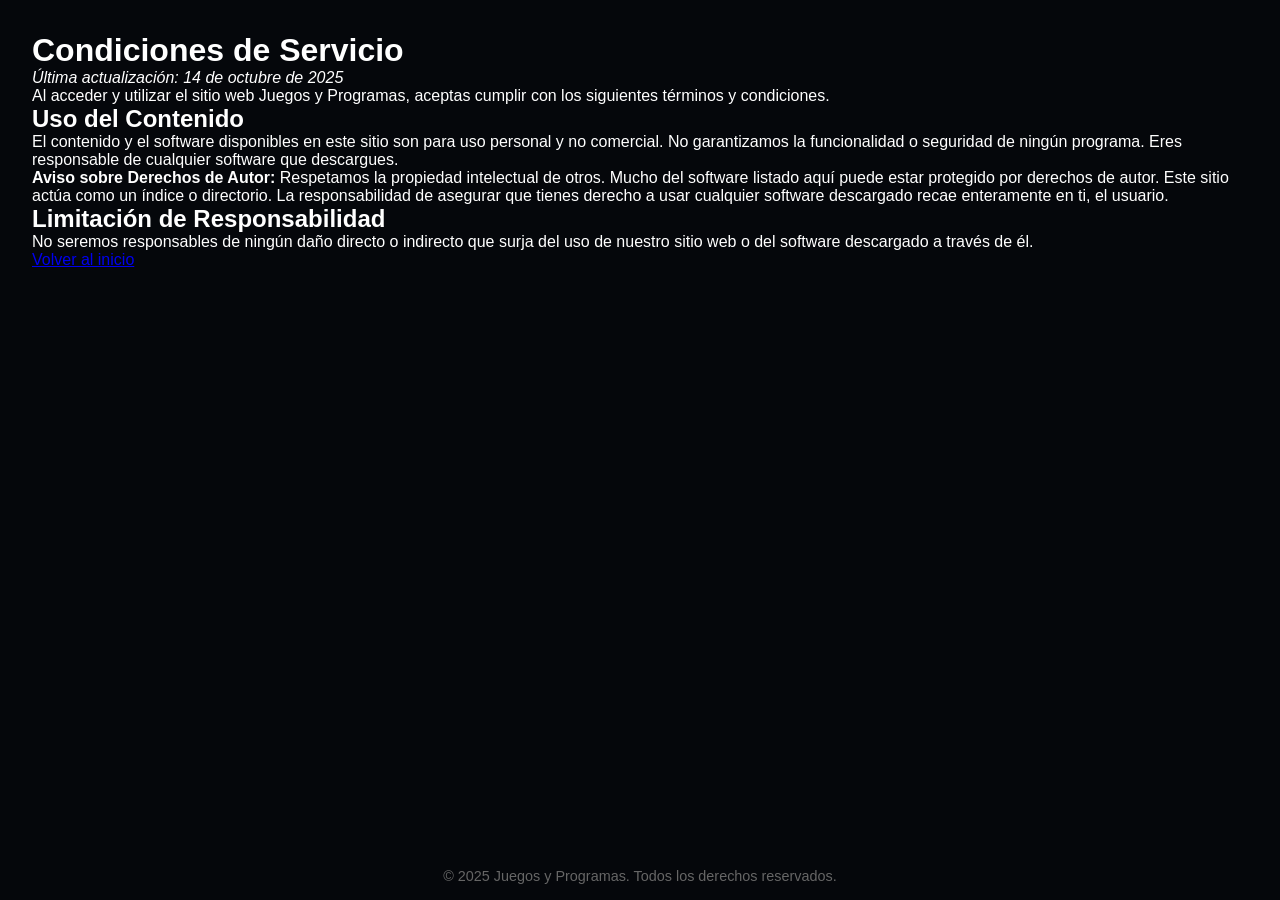
<file: terms.html>
<!DOCTYPE html>
<html lang="es">
<head>
    <meta charset="UTF-8">
    <meta name="viewport" content="width=device-width, initial-scale=1.0">
    <title>Condiciones de Servicio - Juegos y Programas</title>
    <link rel="stylesheet" href="style.css">
    <script async src="https://pagead2.googlesyndication.com/pagead/js/adsbygoogle.js?client=ca-pub-7408875684074602"
     crossorigin="anonymous"></script>
     <meta name="google-adsense-account" content="ca-pub-7408875684074602">
</head>
<body>
    <div class="page-container" style="padding: 2rem;">
        <header>
            <h1>Condiciones de Servicio</h1>
        </header>
        <main>
            <p><em>Última actualización: 14 de octubre de 2025</em></p>
            <p>Al acceder y utilizar el sitio web Juegos y Programas, aceptas cumplir con los siguientes términos y condiciones.</p>
            
            <h2>Uso del Contenido</h2>
            <p>El contenido y el software disponibles en este sitio son para uso personal y no comercial. No garantizamos la funcionalidad o seguridad de ningún programa. Eres responsable de cualquier software que descargues.</p>
            <p><strong>Aviso sobre Derechos de Autor:</strong> Respetamos la propiedad intelectual de otros. Mucho del software listado aquí puede estar protegido por derechos de autor. Este sitio actúa como un índice o directorio. La responsabilidad de asegurar que tienes derecho a usar cualquier software descargado recae enteramente en ti, el usuario.</p>

            <h2>Limitación de Responsabilidad</h2>
            <p>No seremos responsables de ningún daño directo o indirecto que surja del uso de nuestro sitio web o del software descargado a través de él.</p>
            
            <a href="index.html">Volver al inicio</a>
        </main>
        <footer class="site-footer" style="position: absolute; bottom: 0; width: 95%;">
             <div class="footer-bottom">
                <p>&copy; 2025 Juegos y Programas. Todos los derechos reservados.</p>
            </div>
        </footer>
    </div>
</body>
</html>
</file>
<file: androidpc/legal.css>
:root{color-scheme:dark;--bg:#0b1120;--panel:#151f32;--line:#33425a;--fg:#f0f5ff;--muted:#b2c2d7;--link:#8ac6ff;--accent:#59d3c4}*{box-sizing:border-box}html{scroll-behavior:smooth}body{margin:0;background:radial-gradient(ellipse at top right,#182b46,var(--bg) 65%);font:16px/1.72 system-ui,-apple-system,Segoe UI,Roboto,Arial,sans-serif;color:var(--fg)}a{color:var(--link);text-underline-offset:3px}a:hover{color:#c4e7ff}.wrap{max-width:920px;margin:auto;padding:24px}header{padding:22px 0 4px;border-bottom:1px solid var(--line)}.brand{font-weight:800;letter-spacing:.02em;color:var(--fg);text-decoration:none;font-size:1.15rem}.brand-mark{color:var(--accent)}nav{display:flex;gap:9px;flex-wrap:wrap;margin:16px 0}nav a{color:var(--muted);text-decoration:none;font-size:.93rem;border:1px solid var(--line);padding:6px 11px;border-radius:99px}nav a[aria-current=page]{color:var(--fg);border-color:var(--accent);background:#113641}main{padding:16px 0 48px}h1{line-height:1.18;letter-spacing:-.025em;font-size:clamp(1.9rem,5vw,2.65rem);margin:22px 0 10px}h2{font-size:1.3rem;margin:26px 0 8px;color:#e1f1ff}h3{font-size:1rem;color:#e1f1ff}p,li{color:var(--muted)}strong{color:var(--fg)}.lead{font-size:1.11rem;max-width:65ch}.meta{color:#97acc7;font-size:.9rem}.panel{background:var(--panel);border:1px solid var(--line);border-radius:15px;padding:18px 22px;margin:20px 0}.panel h2:first-child{margin-top:0}.grid{display:grid;grid-template-columns:repeat(auto-fit,minmax(230px,1fr));gap:14px}.linkcard{display:block;background:var(--panel);padding:20px;border:1px solid var(--line);border-radius:14px;text-decoration:none}.linkcard:hover{border-color:var(--accent)}.linkcard h2{margin:0 0 6px;font-size:1.1rem;color:var(--fg)}.linkcard p{margin:0}.notice{border-left:4px solid var(--accent);background:#102b33;padding:12px 17px;border-radius:0 10px 10px 0}.danger{border-left-color:#efa478;background:#30251f}.tag{display:inline-block;padding:3px 8px;border:1px solid var(--line);border-radius:30px;font-size:.78rem;color:var(--muted)}footer{border-top:1px solid var(--line);padding:20px 0 40px;color:var(--muted);font-size:.9rem}footer p{margin:4px 0}ul{padding-left:1.4rem}code{color:#b8f7e4;background:#142638;padding:2px 5px;border-radius:5px;overflow-wrap:anywhere}@media(max-width:480px){.wrap{padding:18px}nav a{font-size:.85rem} .panel{padding:14px}}
</file>
<file: style.css>
/* ==========================================================================
   Harvey Apps — Hoja de estilos global
   Proyectos: GamesPC (producción) + Roblox Server Joiner (nuevo)
   ========================================================================== */

:root {
    --bg-color: #05070b;
    --bg-soft: #0a0e16;
    --text-color: #ffffff;
    --text-muted: #a9b2c3;

    /* GamesPC (acento principal, cian) */
    --accent-cyan: #00e5ff;
    --accent-cyan-dim: #00b8d4;
    --accent-blue: #2f80ff;

    /* Roblox Server Joiner (acento secundario, rojo) */
    --accent-red: #ff4b4b;
    --accent-red-dim: #e2231a;

    --glass-bg: rgba(255, 255, 255, 0.05);
    --glass-border: rgba(0, 229, 255, 0.22);
    --card-bg: rgba(255, 255, 255, 0.04);
    --card-border: rgba(255, 255, 255, 0.09);

    --radius-lg: 24px;
    --radius-md: 14px;
    --shadow-cyan: 0 0 45px rgba(0, 229, 255, 0.35);
    --shadow-red: 0 0 45px rgba(255, 75, 75, 0.35);
    --transition: 0.3s cubic-bezier(0.4, 0, 0.2, 1);
}

* {
    margin: 0;
    padding: 0;
    box-sizing: border-box;
}

html {
    scroll-behavior: smooth;
}

body {
    font-family: 'Inter', sans-serif;
    background-color: var(--bg-color);
    color: var(--text-color);
    overflow-x: hidden;
    overflow-y: auto;
}

::selection {
    background: rgba(0, 229, 255, 0.3);
    color: #fff;
}

/* Scrollbar */
::-webkit-scrollbar {
    width: 10px;
}

::-webkit-scrollbar-track {
    background: #05070b;
}

::-webkit-scrollbar-thumb {
    background: linear-gradient(var(--accent-cyan), var(--accent-blue));
    border-radius: 10px;
}

#canvas-container {
    position: fixed;
    top: 0;
    left: 0;
    width: 100%;
    height: 100%;
    z-index: 0;
}

.overlay {
    position: relative;
    z-index: 1;
    width: 100%;
    min-height: 100vh;
    display: flex;
    flex-direction: column;
    justify-content: center;
    align-items: center;
    padding: 5rem 1rem 2rem;
    gap: 2rem;
}

/* ==========================================================================
   Barra de navegación superior
   ========================================================================== */
.topbar {
    position: fixed;
    top: 0;
    left: 0;
    width: 100%;
    z-index: 100;
    display: flex;
    align-items: center;
    justify-content: space-between;
    padding: 0.85rem 1.5rem;
    background: rgba(5, 7, 11, 0.7);
    backdrop-filter: blur(16px);
    -webkit-backdrop-filter: blur(16px);
    border-bottom: 1px solid rgba(255, 255, 255, 0.08);
}

.topbar-brand {
    display: inline-flex;
    align-items: center;
    gap: 0.4rem;
    font-weight: 900;
    font-size: 1.25rem;
    color: #fff;
    text-decoration: none;
    letter-spacing: -0.5px;
}

.topbar-brand span {
    background: linear-gradient(90deg, var(--accent-cyan), var(--accent-blue));
    -webkit-background-clip: text;
    background-clip: text;
    -webkit-text-fill-color: transparent;
}

.topbar-links {
    display: flex;
    align-items: center;
    gap: 0.4rem;
    flex-wrap: wrap;
}

.topbar-links a {
    color: var(--text-muted);
    text-decoration: none;
    font-size: 0.9rem;
    font-weight: 600;
    padding: 0.5rem 0.9rem;
    border-radius: 50px;
    transition: var(--transition);
}

.topbar-links a:hover {
    color: #fff;
    background: rgba(255, 255, 255, 0.08);
}

.topbar-highlight {
    color: var(--accent-red) !important;
    border: 1px solid rgba(255, 75, 75, 0.5);
}

.topbar-highlight:hover {
    background: rgba(255, 75, 75, 0.15) !important;
}

/* ==========================================================================
   Hero (GamesPC)
   ========================================================================== */
.hero-section {
    min-height: 100vh;
    display: flex;
    flex-direction: column;
    justify-content: center;
    align-items: center;
    text-align: center;
    padding: 2rem;
    position: relative;
    z-index: 2;
}

.hero-content {
    max-width: 800px;
    animation: fadeInUp 1s ease-out;
}

.hero-title {
    font-size: 5rem;
    font-weight: 900;
    line-height: 1.05;
    margin-bottom: 1rem;
    background: linear-gradient(135deg, #fff 0%, var(--accent-cyan) 50%, var(--accent-blue) 100%);
    -webkit-background-clip: text;
    background-clip: text;
    -webkit-text-fill-color: transparent;
    filter: drop-shadow(0 0 40px rgba(0, 229, 255, 0.35));
    letter-spacing: -2px;
}

.hero-subtitle {
    font-size: 1.5rem;
    color: var(--text-muted);
    margin-bottom: 2rem;
    font-weight: 300;
}

.hero-badges {
    display: flex;
    gap: 1rem;
    justify-content: center;
    margin-bottom: 3rem;
    flex-wrap: wrap;
}

.badge {
    background: rgba(0, 229, 255, 0.1);
    border: 1px solid var(--accent-cyan);
    padding: 0.5rem 1rem;
    border-radius: 50px;
    font-size: 0.9rem;
    color: var(--accent-cyan);
    backdrop-filter: blur(5px);
    font-weight: 600;
}

.cta-btn {
    display: inline-flex;
    align-items: center;
    gap: 0.5rem;
    background: linear-gradient(90deg, var(--accent-cyan), var(--accent-blue));
    color: #000;
    padding: 1.2rem 3rem;
    border-radius: 50px;
    font-weight: 900;
    font-size: 1.2rem;
    text-decoration: none;
    transition: var(--transition);
    box-shadow: var(--shadow-cyan);
    text-transform: uppercase;
    letter-spacing: 1px;
}

.cta-btn:hover {
    transform: scale(1.05);
    box-shadow: 0 0 70px rgba(0, 229, 255, 0.6);
}

.hero-disclaimer {
    margin-top: 1rem;
    font-size: 0.8rem;
    color: #666;
}

/* ==========================================================================
   Roblox Server Joiner — Sección de producto destacado
   ========================================================================== */
.product-section {
    width: 100%;
    max-width: 1200px;
    margin: 0 auto;
    padding: 4rem 2rem;
    position: relative;
    z-index: 2;
}

.roblox-section {
    scroll-margin-top: 90px;
}

.product-container {
    display: flex;
    align-items: center;
    gap: 3rem;
    padding: 3rem;
    border-radius: var(--radius-lg);
    background: linear-gradient(145deg, rgba(255, 75, 75, 0.08), rgba(20, 10, 12, 0.6));
    border: 1px solid rgba(255, 75, 75, 0.35);
    backdrop-filter: blur(14px);
    -webkit-backdrop-filter: blur(14px);
    box-shadow: 0 20px 60px rgba(0, 0, 0, 0.5), var(--shadow-red);
    position: relative;
    overflow: hidden;
}

.product-container::before {
    content: '';
    position: absolute;
    top: -40%;
    right: -20%;
    width: 420px;
    height: 420px;
    background: radial-gradient(circle, rgba(255, 75, 75, 0.25), transparent 65%);
    pointer-events: none;
}

.product-logo {
    flex-shrink: 0;
}

.product-logo img {
    width: 180px;
    height: 180px;
    object-fit: cover;
    border-radius: 28px;
    border: 2px solid rgba(255, 75, 75, 0.5);
    box-shadow: 0 12px 40px rgba(0, 0, 0, 0.5);
}

.product-content {
    position: relative;
    z-index: 1;
}

.product-tag {
    display: inline-block;
    background: rgba(255, 75, 75, 0.15);
    color: var(--accent-red);
    border: 1px solid rgba(255, 75, 75, 0.5);
    padding: 0.35rem 0.9rem;
    border-radius: 50px;
    font-size: 0.8rem;
    font-weight: 700;
    letter-spacing: 0.5px;
    margin-bottom: 1rem;
}

.product-title {
    font-size: 3rem;
    font-weight: 900;
    line-height: 1.05;
    letter-spacing: -1.5px;
    margin-bottom: 1rem;
    background: linear-gradient(135deg, #fff 0%, var(--accent-red) 100%);
    -webkit-background-clip: text;
    background-clip: text;
    -webkit-text-fill-color: transparent;
}

.product-subtitle {
    font-size: 1.1rem;
    color: var(--text-muted);
    line-height: 1.6;
    margin-bottom: 1.5rem;
}

.product-features {
    list-style: none;
    display: grid;
    grid-template-columns: repeat(auto-fit, minmax(240px, 1fr));
    gap: 0.7rem;
    margin-bottom: 2rem;
}

.product-features li {
    padding: 0.6rem 0.9rem;
    background: rgba(255, 255, 255, 0.04);
    border: 1px solid rgba(255, 255, 255, 0.08);
    border-radius: 10px;
    font-size: 0.95rem;
    color: #e6e9ef;
    display: flex;
    align-items: center;
    gap: 0.5rem;
}

.product-actions {
    display: flex;
    gap: 1rem;
    flex-wrap: wrap;
}

.product-btn {
    display: inline-flex;
    align-items: center;
    gap: 0.6rem;
    padding: 1rem 2rem;
    border-radius: 50px;
    font-weight: 800;
    font-size: 1rem;
    text-decoration: none;
    letter-spacing: 0.5px;
    transition: var(--transition);
}

.product-btn-primary {
    background: linear-gradient(90deg, var(--accent-red), var(--accent-red-dim));
    color: #fff;
    box-shadow: var(--shadow-red);
    text-transform: uppercase;
}

.product-btn-primary:hover {
    transform: translateY(-3px);
    box-shadow: 0 0 70px rgba(255, 75, 75, 0.65);
}

.product-btn-secondary {
    background: transparent;
    color: var(--accent-red);
    border: 1px solid var(--accent-red);
    text-transform: uppercase;
}

.product-btn-secondary:hover {
    background: rgba(255, 75, 75, 0.15);
    transform: translateY(-3px);
}

.product-note {
    margin-top: 1.25rem;
    font-size: 0.8rem;
    color: #8b93a3;
    line-height: 1.5;
}

/* ==========================================================================
   Glass genérico (usado en tarjetas)
   ========================================================================== */
.glass {
    background: var(--glass-bg);
    border: 1px solid var(--glass-border);
    backdrop-filter: blur(12px);
    -webkit-backdrop-filter: blur(12px);
}

/* ==========================================================================
   Juegos (páginas internas de GamesPC)
   ========================================================================== */
.games-section {
    padding: 4rem 2rem;
    max-width: 1400px;
    margin: 0 auto;
    width: 100%;
}

.section-title {
    font-size: 2.5rem;
    margin-bottom: 3rem;
    text-align: center;
    color: #fff;
    position: relative;
    display: inline-block;
    left: 50%;
    transform: translateX(-50%);
    letter-spacing: -1px;
}

.section-title::after {
    content: '';
    position: absolute;
    bottom: -10px;
    left: 0;
    width: 100%;
    height: 3px;
    background: linear-gradient(90deg, transparent, var(--accent-cyan), transparent);
    border-radius: 2px;
}

.games-grid {
    display: grid;
    grid-template-columns: repeat(auto-fit, minmax(280px, 1fr));
    gap: 2rem;
}

.game-card {
    background: rgba(20, 20, 20, 0.6);
    border-radius: 20px;
    overflow: hidden;
    border: 1px solid rgba(255, 255, 255, 0.1);
    transition: var(--transition);
    position: relative;
    backdrop-filter: blur(10px);
}

.game-card:hover {
    transform: translateY(-10px);
    border-color: var(--accent-cyan);
    box-shadow: 0 10px 30px rgba(0, 229, 255, 0.15);
}

.game-image {
    position: relative;
    height: 400px;
    overflow: hidden;
}

.game-image img {
    width: 100%;
    height: 100%;
    object-fit: cover;
    transition: transform 0.5s ease;
}

.game-card:hover .game-image img {
    transform: scale(1.1);
}

.game-overlay {
    position: absolute;
    top: 1rem;
    right: 1rem;
}

.game-badge {
    background: var(--accent-cyan);
    color: #000;
    padding: 0.3rem 0.8rem;
    border-radius: 4px;
    font-weight: 800;
    font-size: 0.8rem;
}

.game-info {
    padding: 1.5rem;
    background: linear-gradient(to top, rgba(0, 0, 0, 0.9), transparent);
    position: absolute;
    bottom: 0;
    width: 100%;
}

.game-info h3 {
    font-size: 1.5rem;
    margin-bottom: 0.5rem;
    color: #fff;
}

.game-info p {
    font-size: 0.9rem;
    color: #ccc;
    margin-bottom: 1rem;
    display: -webkit-box;
    -webkit-line-clamp: 2;
    line-clamp: 2;
    -webkit-box-orient: vertical;
    overflow: hidden;
}

.game-meta {
    display: flex;
    justify-content: space-between;
    font-size: 0.85rem;
    color: var(--accent-cyan);
    font-weight: 600;
}

/* ==========================================================================
   Sección legal
   ========================================================================== */
.legal-section {
    padding: 4rem 2rem;
    background: rgba(0, 0, 0, 0.5);
    width: 100%;
    scroll-margin-top: 90px;
}

.legal-container {
    max-width: 1400px;
    margin: 0 auto;
}

.legal-grid {
    display: grid;
    grid-template-columns: repeat(auto-fit, minmax(300px, 1fr));
    gap: 2rem;
    margin-top: 3rem;
}

.legal-card {
    padding: 2rem;
    border-radius: 20px;
    backdrop-filter: blur(10px);
    transition: var(--transition);
    position: relative;
}

.legal-icon {
    font-size: 3rem;
    margin-bottom: 1rem;
    display: block;
}

.legal-card h3 {
    font-size: 1.4rem;
    margin-bottom: 1rem;
    color: #fff;
}

.legal-card p {
    color: var(--text-muted);
    line-height: 1.6;
    margin-bottom: 0.8rem;
}

.legal-card ul {
    list-style: none;
    padding-left: 0;
}

.legal-card ul li {
    padding: 0.5rem 0;
    padding-left: 1.5rem;
    position: relative;
    color: var(--text-muted);
}

.legal-card ul li::before {
    content: '✓';
    position: absolute;
    left: 0;
    color: var(--accent-cyan);
    font-weight: bold;
}

.highlight {
    background: rgba(255, 255, 255, 0.05);
    padding: 0.5rem 1rem;
    border-radius: 8px;
    display: block;
    margin-top: 0.5rem;
    font-weight: 600;
    border-left: 3px solid var(--accent-cyan);
}

.warning-card {
    background: rgba(255, 215, 0, 0.05);
    border: 2px solid rgba(255, 215, 0, 0.4);
    animation: pulseYellow 2s infinite;
}

@keyframes pulseYellow {
    0%, 100% { border-color: rgba(255, 215, 0, 0.3); }
    50% { border-color: rgba(255, 215, 0, 0.7); }
}

.danger-card {
    background: rgba(255, 107, 0, 0.05);
    border: 2px solid rgba(255, 107, 0, 0.4);
    animation: pulseOrange 2s infinite;
}

@keyframes pulseOrange {
    0%, 100% { border-color: rgba(255, 107, 0, 0.3); }
    50% { border-color: rgba(255, 107, 0, 0.7); }
}

.critical-card {
    background: rgba(255, 0, 0, 0.05);
    border: 2px solid rgba(255, 0, 0, 0.4);
    animation: pulseRed 2s infinite;
}

@keyframes pulseRed {
    0%, 100% { border-color: rgba(255, 0, 0, 0.3); }
    50% { border-color: rgba(255, 0, 0, 0.7); }
}

/* ==========================================================================
   Sección de información / características
   ========================================================================== */
.info-section {
    padding: 4rem 2rem;
    background: rgba(0, 0, 0, 0.3);
    scroll-margin-top: 90px;
}

.info-grid {
    display: grid;
    grid-template-columns: repeat(auto-fit, minmax(300px, 1fr));
    gap: 2rem;
    max-width: 1200px;
    margin: 0 auto;
}

.info-card {
    padding: 2rem;
    background: rgba(255, 255, 255, 0.03);
    border: 1px solid rgba(255, 255, 255, 0.05);
    border-radius: 15px;
    text-align: center;
    transition: var(--transition);
}

.info-card:hover {
    transform: translateY(-5px);
    background: rgba(255, 255, 255, 0.05);
    border-color: rgba(0, 229, 255, 0.25);
}

.info-card h3 {
    color: var(--accent-cyan);
    margin-bottom: 1rem;
    font-size: 1.3rem;
}

.info-card p {
    color: var(--text-muted);
    line-height: 1.6;
}

/* ==========================================================================
   Aplicaciones secundarias
   ========================================================================== */
.secondary-apps {
    padding: 4rem 2rem;
    text-align: center;
}

.small-card {
    max-width: 400px;
    margin: 0 auto;
    padding: 2rem;
    background: rgba(255, 255, 255, 0.02);
    border: 1px solid rgba(255, 255, 255, 0.1);
    border-radius: 20px;
}

.btn-group {
    display: flex;
    gap: 1rem;
    justify-content: center;
    margin-top: 1rem;
}

.btn-sm {
    display: inline-block;
    padding: 0.6rem 1.5rem;
    background: transparent;
    border: 1px solid var(--accent-cyan);
    color: var(--accent-cyan);
    text-decoration: none;
    border-radius: 50px;
    transition: var(--transition);
    font-size: 0.9rem;
    text-transform: uppercase;
    font-weight: 700;
}

.btn-sm:hover {
    background: var(--accent-cyan);
    color: #000;
}

/* ==========================================================================
   Navegación del sitio
   ========================================================================== */
.site-nav {
    padding: 4rem 2rem;
    width: 100%;
    max-width: 1400px;
    margin: 0 auto;
    scroll-margin-top: 90px;
}

.nav-categories {
    display: flex;
    flex-direction: column;
    gap: 3rem;
}

.nav-category h3 {
    font-size: 1.5rem;
    color: var(--accent-cyan);
    margin-bottom: 1.5rem;
    padding-bottom: 0.5rem;
    border-bottom: 1px solid rgba(0, 229, 255, 0.2);
    text-transform: uppercase;
    letter-spacing: 1px;
}

.nav-grid {
    display: grid;
    grid-template-columns: repeat(auto-fill, minmax(250px, 1fr));
    gap: 1rem;
}

.nav-card {
    display: flex;
    align-items: center;
    gap: 1rem;
    padding: 1rem 1.2rem;
    background: rgba(255, 255, 255, 0.03);
    border: 1px solid rgba(255, 255, 255, 0.08);
    border-radius: 12px;
    text-decoration: none;
    color: var(--text-color);
    transition: var(--transition);
}

.nav-card:hover {
    background: rgba(0, 229, 255, 0.08);
    border-color: var(--accent-cyan);
    transform: translateY(-3px);
    box-shadow: 0 8px 25px rgba(0, 229, 255, 0.1);
}

.nav-card-icon {
    font-size: 1.8rem;
    flex-shrink: 0;
    width: 40px;
    text-align: center;
}

.nav-card-info h4 {
    font-size: 1rem;
    font-weight: 600;
    margin-bottom: 0.15rem;
}

.nav-card-info p {
    font-size: 0.75rem;
    color: #888;
    margin: 0;
}

/* ==========================================================================
   Footer
   ========================================================================== */
footer {
    margin-top: 2rem;
    margin-bottom: 1rem;
    color: #666;
    font-size: 0.9rem;
    text-align: center;
}

footer a {
    color: var(--accent-cyan);
    text-decoration: none;
    margin: 0 0.3rem;
}

footer a:hover {
    text-decoration: underline;
}

.footer-links {
    display: flex;
    flex-wrap: wrap;
    justify-content: center;
    gap: 0.5rem 1.5rem;
    margin-bottom: 1rem;
}

@keyframes fadeInUp {
    from {
        opacity: 0;
        transform: translateY(30px);
    }
    to {
        opacity: 1;
        transform: translateY(0);
    }
}

/* ==========================================================================
   Responsive
   ========================================================================== */
@media (max-width: 768px) {
    .topbar {
        flex-direction: column;
        gap: 0.5rem;
        padding: 0.75rem 1rem;
    }

    .topbar-links {
        justify-content: center;
    }

    .overlay {
        padding-top: 7rem;
    }

    .hero-title {
        font-size: 3rem;
    }

    .hero-subtitle {
        font-size: 1.1rem;
    }

    .product-title {
        font-size: 2rem;
    }

    .product-container {
        flex-direction: column;
        text-align: center;
        padding: 2rem 1.25rem;
        gap: 1.5rem;
    }

    .product-logo img {
        width: 120px;
        height: 120px;
    }

    .product-actions {
        justify-content: center;
    }

    .product-features {
        grid-template-columns: 1fr;
    }

    .product-features li {
        justify-content: center;
    }

    .games-grid {
        grid-template-columns: 1fr;
    }

    .game-image {
        height: 300px;
    }

    .cta-btn {
        padding: 1rem 2rem;
        font-size: 1rem;
    }
}
</file>
